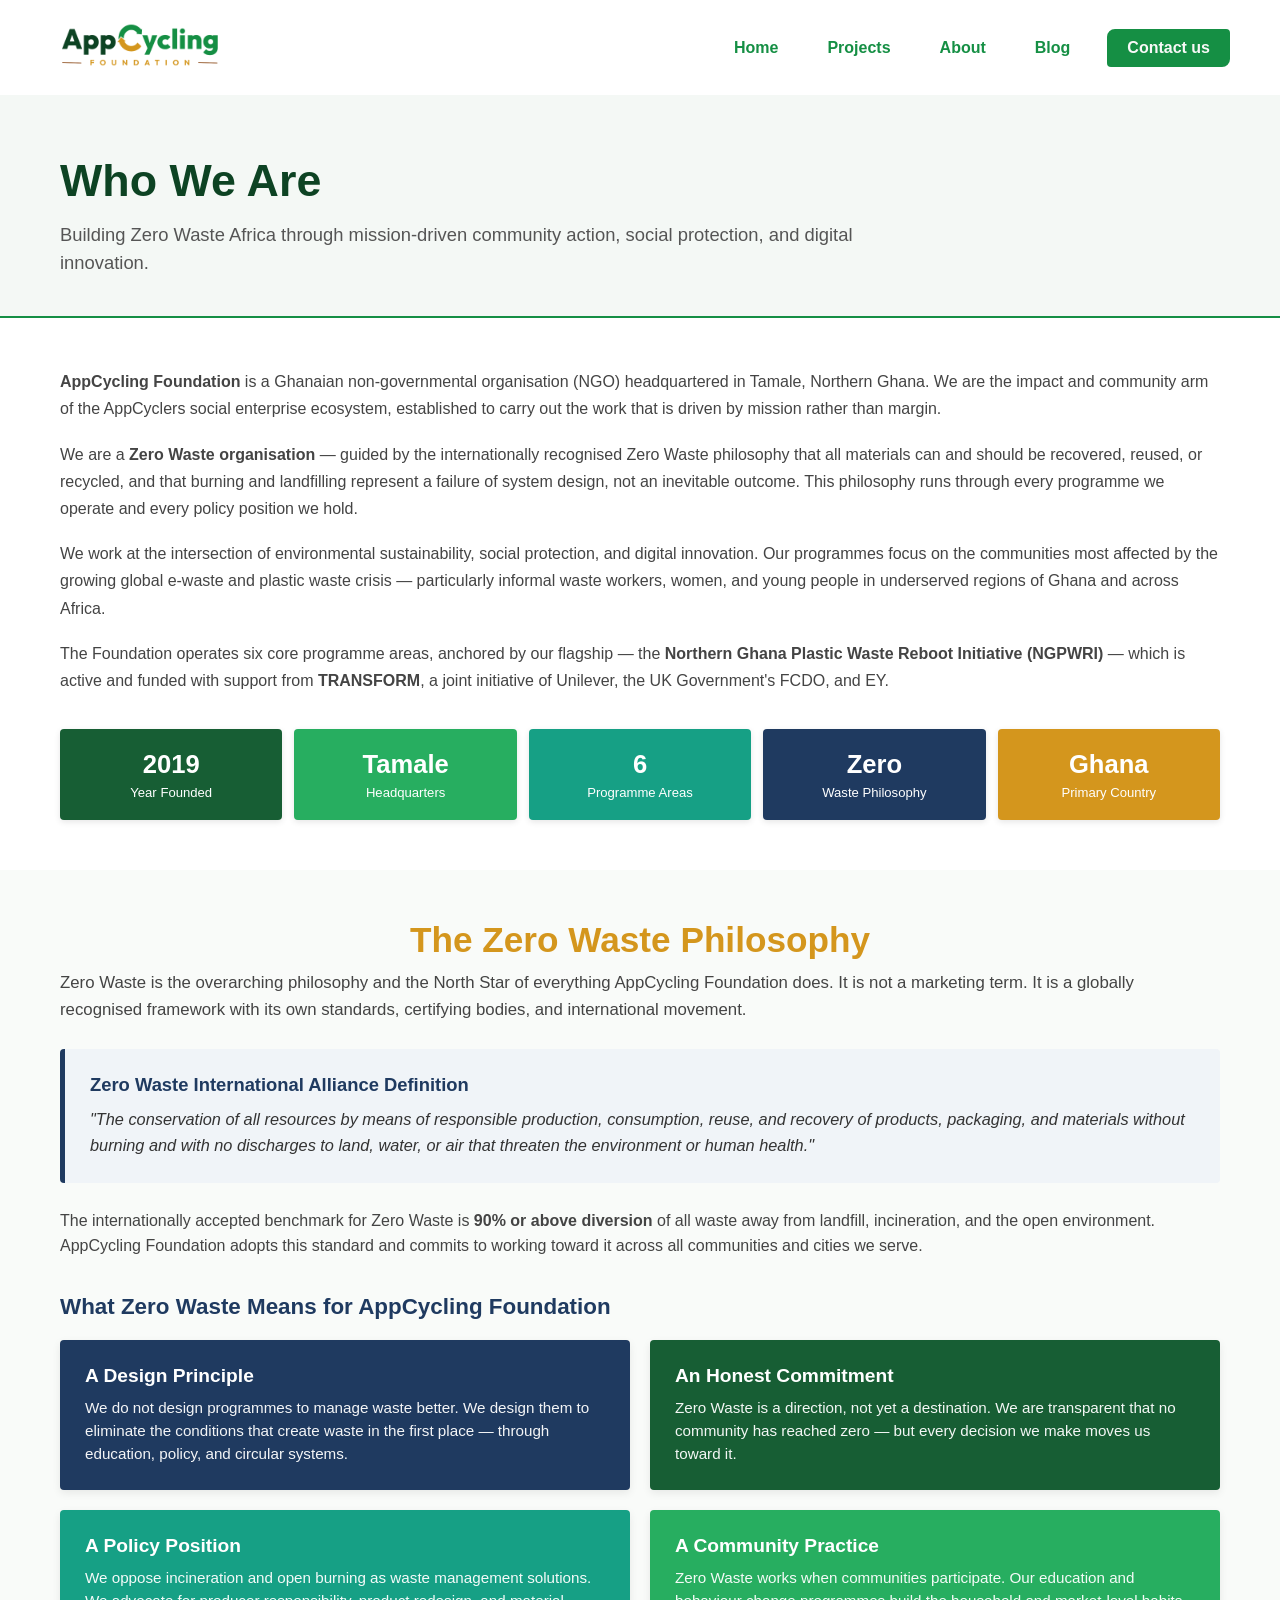
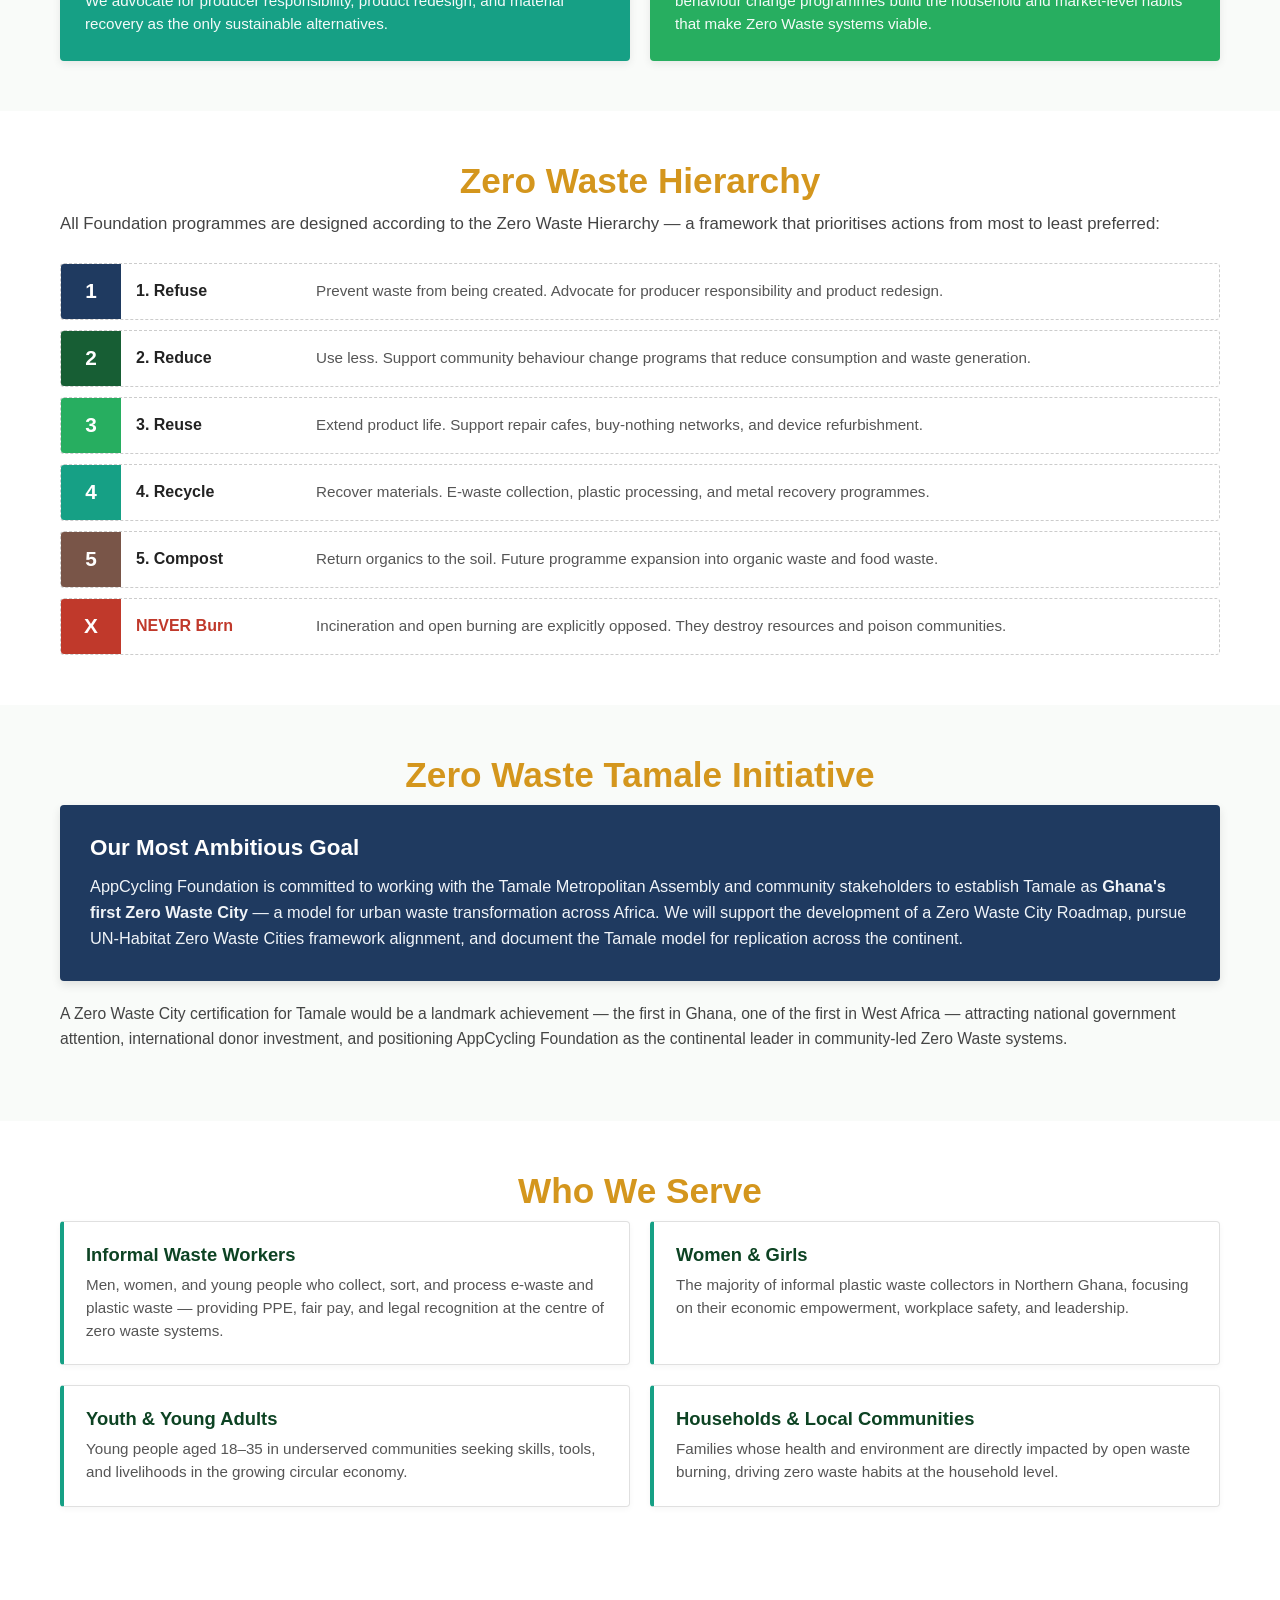
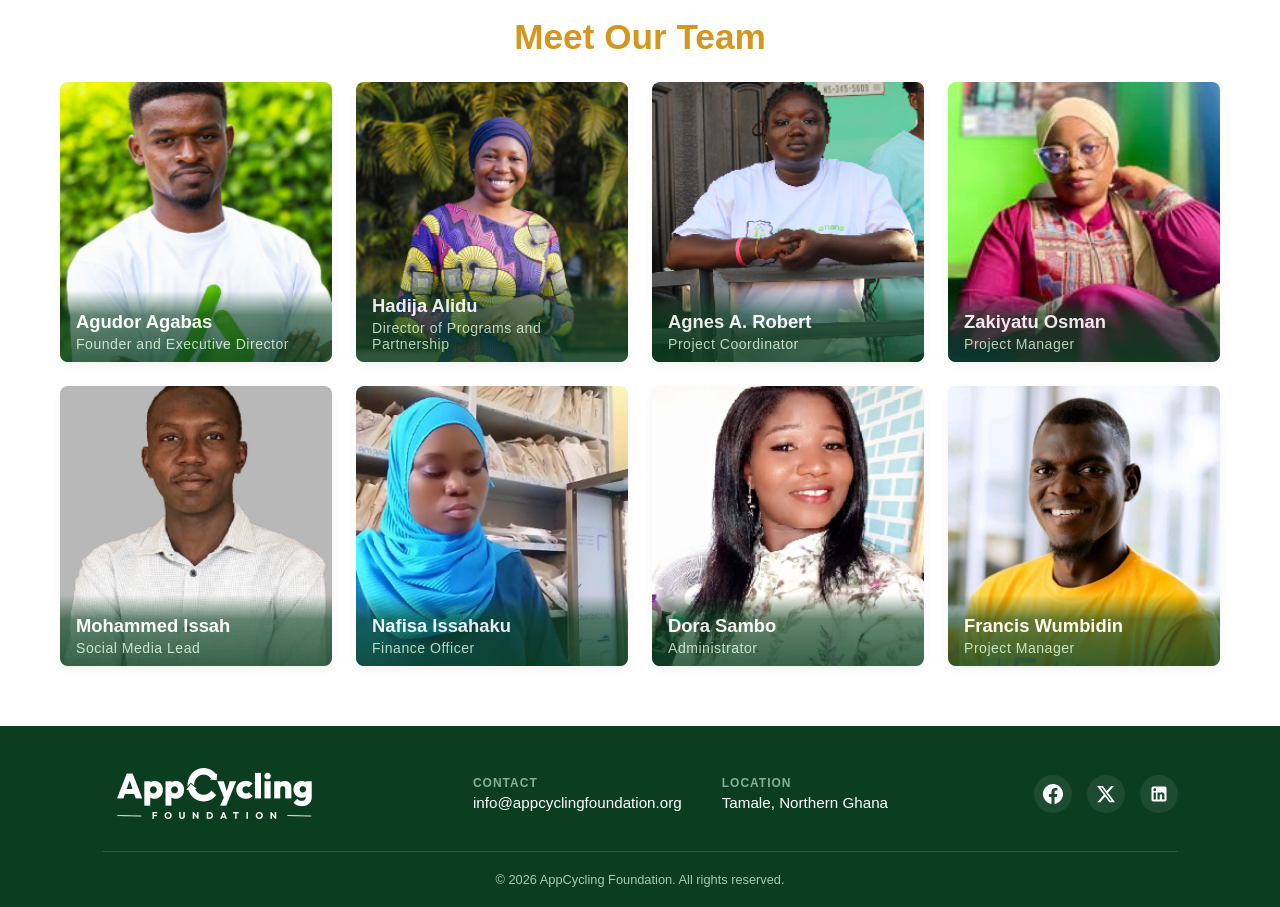
<file: about.html>
<!DOCTYPE html>
<html lang="en">
<head>
    <meta charset="UTF-8">
    <meta name="viewport" content="width=device-width, initial-scale=1.0">
    <link rel="icon" href="assets/images/logo.svg" sizes="32x32" class="website-icon">
    <title>About Us | AppCycling Foundation</title>
    <link rel="stylesheet" href="style.css">
</head>
<body class="about_body">

    <nav class="navbar">
        <div class="nav_logo_cont">
            <a href="index.html">
                <img src="assets/images/appFoundT.png" class="nav_logo_img" alt="Appcycling Foundation Logo">
            </a>
        </div>

        <!-- Mobile Hamburger Toggle -->
        <button class="nav_toggle" id="navToggle" aria-label="Toggle navigation">
            <span class="hamburger_bar"></span>
            <span class="hamburger_bar"></span>
            <span class="hamburger_bar"></span>
        </button>

        <div class="nav_pages_wrap" id="navPagesWrap">
            <ul class="nav_pages_cont">
                <li class="nav_page">
                    <a href="index.html" class="nav_btn">Home</a>
                </li>
                <li class="nav_page">
                    <a href="projects.html" class="nav_btn">Projects</a>
                </li>
                <li class="nav_page">                    
                    <a href="about.html" class="nav_btn">About</a>                    
                </li>
                <li class="nav_page">
                    <a href="blog.html" class="nav_btn">Blog</a>
                </li>
                <li class="nav_page">
                    <a href="contact.html" class="nav_btn nav_btn_contact">Contact us</a>
                </li>
            </ul>
        </div>
    </nav>

    <!-- About Hero Section -->
    <header class="about_hero">
        <div class="container">
            <h1 class="about_hero_title">Who We Are</h1>
            <p class="about_hero_subtitle">Building Zero Waste Africa through mission-driven community action, social protection, and digital innovation.</p>
        </div>
    </header>

    <!-- Overview & Stats Section -->
    <section class="about_overview_section">
        <div class="container">
            <div class="about_text_block">
                <p><strong>AppCycling Foundation</strong> is a Ghanaian non-governmental organisation (NGO) headquartered in Tamale, Northern Ghana. We are the impact and community arm of the AppCyclers social enterprise ecosystem, established to carry out the work that is driven by mission rather than margin.</p>
                <p>We are a <strong>Zero Waste organisation</strong> — guided by the internationally recognised Zero Waste philosophy that all materials can and should be recovered, reused, or recycled, and that burning and landfilling represent a failure of system design, not an inevitable outcome. This philosophy runs through every programme we operate and every policy position we hold.</p>
                <p>We work at the intersection of environmental sustainability, social protection, and digital innovation. Our programmes focus on the communities most affected by the growing global e-waste and plastic waste crisis — particularly informal waste workers, women, and young people in underserved regions of Ghana and across Africa.</p>
                <p>The Foundation operates six core programme areas, anchored by our flagship — the <strong>Northern Ghana Plastic Waste Reboot Initiative (NGPWRI)</strong> — which is active and funded with support from <strong>TRANSFORM</strong>, a joint initiative of Unilever, the UK Government's FCDO, and EY.</p>
            </div>

            <!-- Key Fact Cards -->
            <div class="about_stats_grid">
                <div class="stat_badge badge_dark_green">
                    <span class="stat_badge_value">2019</span>
                    <span class="stat_badge_label">Year Founded</span>
                </div>
                <div class="stat_badge badge_green">
                    <span class="stat_badge_value">Tamale</span>
                    <span class="stat_badge_label">Headquarters</span>
                </div>
                <div class="stat_badge badge_teal">
                    <span class="stat_badge_value">6</span>
                    <span class="stat_badge_label">Programme Areas</span>
                </div>
                <div class="stat_badge badge_navy">
                    <span class="stat_badge_value">Zero</span>
                    <span class="stat_badge_label">Waste Philosophy</span>
                </div>
                <div class="stat_badge badge_amber">
                    <span class="stat_badge_value">Ghana</span>
                    <span class="stat_badge_label">Primary Country</span>
                </div>
            </div>
        </div>
    </section>

    <!-- Zero Waste Philosophy Section -->
    <section class="philosophy_section">
        <div class="container">
            <h2 class="section_title left_aligned_title">The Zero Waste Philosophy</h2>
            <p class="philosophy_intro">Zero Waste is the overarching philosophy and the North Star of everything AppCycling Foundation does. It is not a marketing term. It is a globally recognised framework with its own standards, certifying bodies, and international movement.</p>

            <!-- Definition Quote Box -->
            <div class="zw_definition_box">
                <h3>Zero Waste International Alliance Definition</h3>
                <blockquote>
                    "The conservation of all resources by means of responsible production, consumption, reuse, and recovery of products, packaging, and materials without burning and with no discharges to land, water, or air that threaten the environment or human health."
                </blockquote>
            </div>

            <p class="benchmark_note">The internationally accepted benchmark for Zero Waste is <strong>90% or above diversion</strong> of all waste away from landfill, incineration, and the open environment. AppCycling Foundation adopts this standard and commits to working toward it across all communities and cities we serve.</p>

            <!-- 4 Pillars Grid -->
            <h3 class="subsection_title">What Zero Waste Means for AppCycling Foundation</h3>
            <div class="pillars_grid">
                <div class="pillar_card card_navy">
                    <h4>A Design Principle</h4>
                    <p>We do not design programmes to manage waste better. We design them to eliminate the conditions that create waste in the first place — through education, policy, and circular systems.</p>
                </div>
                <div class="pillar_card card_dark_green">
                    <h4>An Honest Commitment</h4>
                    <p>Zero Waste is a direction, not yet a destination. We are transparent that no community has reached zero — but every decision we make moves us toward it.</p>
                </div>
                <div class="pillar_card card_teal">
                    <h4>A Policy Position</h4>
                    <p>We oppose incineration and open burning as waste management solutions. We advocate for producer responsibility, product redesign, and material recovery as the only sustainable alternatives.</p>
                </div>
                <div class="pillar_card card_green">
                    <h4>A Community Practice</h4>
                    <p>Zero Waste works when communities participate. Our education and behaviour change programmes build the household and market-level habits that make Zero Waste systems viable.</p>
                </div>
            </div>
        </div>
    </section>

    <!-- Zero Waste Hierarchy Section -->
    <section class="hierarchy_section">
        <div class="container">
            <h2 class="section_title left_aligned_title">Zero Waste Hierarchy</h2>
            <p class="hierarchy_intro">All Foundation programmes are designed according to the Zero Waste Hierarchy — a framework that prioritises actions from most to least preferred:</p>

            <div class="hierarchy_list">
                <div class="hierarchy_row row_refuse">
                    <div class="hierarchy_num">1</div>
                    <div class="hierarchy_title">1. Refuse</div>
                    <div class="hierarchy_desc">Prevent waste from being created. Advocate for producer responsibility and product redesign.</div>
                </div>
                <div class="hierarchy_row row_reduce">
                    <div class="hierarchy_num">2</div>
                    <div class="hierarchy_title">2. Reduce</div>
                    <div class="hierarchy_desc">Use less. Support community behaviour change programs that reduce consumption and waste generation.</div>
                </div>
                <div class="hierarchy_row row_reuse">
                    <div class="hierarchy_num">3</div>
                    <div class="hierarchy_title">3. Reuse</div>
                    <div class="hierarchy_desc">Extend product life. Support repair cafes, buy-nothing networks, and device refurbishment.</div>
                </div>
                <div class="hierarchy_row row_recycle">
                    <div class="hierarchy_num">4</div>
                    <div class="hierarchy_title">4. Recycle</div>
                    <div class="hierarchy_desc">Recover materials. E-waste collection, plastic processing, and metal recovery programmes.</div>
                </div>
                <div class="hierarchy_row row_compost">
                    <div class="hierarchy_num">5</div>
                    <div class="hierarchy_title">5. Compost</div>
                    <div class="hierarchy_desc">Return organics to the soil. Future programme expansion into organic waste and food waste.</div>
                </div>
                <div class="hierarchy_row row_never_burn">
                    <div class="hierarchy_num">X</div>
                    <div class="hierarchy_title">NEVER Burn</div>
                    <div class="hierarchy_desc">Incineration and open burning are explicitly opposed. They destroy resources and poison communities.</div>
                </div>
            </div>
        </div>
    </section>

    <!-- Zero Waste Tamale Initiative Section -->
    <section class="tamale_initiative_section">
        <div class="container">
            <h2 class="section_title left_aligned_title">Zero Waste Tamale Initiative</h2>
            <div class="tamale_card">
                <h3>Our Most Ambitious Goal</h3>
                <p>AppCycling Foundation is committed to working with the Tamale Metropolitan Assembly and community stakeholders to establish Tamale as <strong>Ghana's first Zero Waste City</strong> — a model for urban waste transformation across Africa. We will support the development of a Zero Waste City Roadmap, pursue UN-Habitat Zero Waste Cities framework alignment, and document the Tamale model for replication across the continent.</p>
            </div>
            <p class="tamale_footer_text">A Zero Waste City certification for Tamale would be a landmark achievement — the first in Ghana, one of the first in West Africa — attracting national government attention, international donor investment, and positioning AppCycling Foundation as the continental leader in community-led Zero Waste systems.</p>
        </div>
    </section>

<!-- Who We Serve Section -->
    <section class="who_we_serve_section">
        <div class="container">
            <h2 class="section_title left_aligned_title">Who We Serve</h2>
            <div class="serve_grid">
                <div class="serve_card">
                    <h3>Informal Waste Workers</h3>
                    <p>Men, women, and young people who collect, sort, and process e-waste and plastic waste — providing PPE, fair pay, and legal recognition at the centre of zero waste systems.</p>
                </div>
                <div class="serve_card">
                    <h3>Women & Girls</h3>
                    <p>The majority of informal plastic waste collectors in Northern Ghana, focusing on their economic empowerment, workplace safety, and leadership.</p>
                </div>
                <div class="serve_card">
                    <h3>Youth & Young Adults</h3>
                    <p>Young people aged 18–35 in underserved communities seeking skills, tools, and livelihoods in the growing circular economy.</p>
                </div>
                <div class="serve_card">
                    <h3>Households & Local Communities</h3>
                    <p>Families whose health and environment are directly impacted by open waste burning, driving zero waste habits at the household level.</p>
                </div>
            </div>
        </div>
    </section>

    <!-- Meet Our Team Section -->
    <section class="team_section">
        <div class="container">
            <h2 class="section_title left_aligned_title">Meet Our Team</h2>

            <div class="team_grid">
                <!-- Card 1 -->
                <div class="team_card">
                    <div class="team_img_wrapper">
                        <img src="assets/images/agabas.jpg" alt="Kwaku Agabas" class="team_img">
                        <div class="team_overlay">
                            <h3 class="team_name">Agudor Agabas</h3>
                            <p class="team_role">Founder and Executive Director</p>
                        </div>
                    </div>
                </div>

                <!-- Card 2 -->
                <div class="team_card">
                    <div class="team_img_wrapper">
                        <img src="assets/images/hadija.jpg" alt="Hadija Alidu" class="team_img">
                        <div class="team_overlay">
                            <h3 class="team_name">Hadija Alidu</h3>
                            <p class="team_role">Director of Programs and Partnership</p>
                        </div>
                    </div>
                </div>

                <!-- Card 3 -->
                <div class="team_card">
                    <div class="team_img_wrapper">
                        <img src="assets/images/agnes.jpg" alt="Agnes A. Robert" class="team_img">
                        <div class="team_overlay">
                            <h3 class="team_name">Agnes A. Robert</h3>
                            <p class="team_role">Project Coordinator</p>
                        </div>
                    </div>
                </div>

                <!-- Card 4 -->
                <div class="team_card">
                    <div class="team_img_wrapper">
                        <img src="assets/images/zakia.jpg" alt="Zakiyatu Osman" class="team_img">
                        <div class="team_overlay">
                            <h3 class="team_name">Zakiyatu Osman</h3>
                            <p class="team_role">Project Manager</p>
                        </div>
                    </div>
                </div>

                <!-- Card 5 -->
                <div class="team_card">
                    <div class="team_img_wrapper">
                        <img src="assets/images/mohammed.jpg" alt="Mohammed Issah" class="team_img">
                        <div class="team_overlay">
                            <h3 class="team_name">Mohammed Issah</h3>
                            <p class="team_role">Social Media Lead</p>
                        </div>
                    </div>
                </div>

                <!-- Card 6 -->
                <div class="team_card">
                    <div class="team_img_wrapper">
                        <img src="assets/images/nafisa.jpeg" alt="Nafisa" class="team_img">
                        <div class="team_overlay">
                            <h3 class="team_name">Nafisa Issahaku</h3>
                            <p class="team_role">Finance Officer</p>
                        </div>
                    </div>
                </div>

                <!-- Card 7 -->
                <div class="team_card">
                    <div class="team_img_wrapper">
                        <img src="assets/images/dora.jpg" alt="Dora Sambo" class="team_img">
                        <div class="team_overlay">
                            <h3 class="team_name">Dora Sambo</h3>
                            <p class="team_role">Administrator</p>
                        </div>
                    </div>
                </div>

                <!-- Card 8 -->
                <div class="team_card">
                    <div class="team_img_wrapper">
                        <img src="assets/images/francis.jpg" alt="Francis" class="team_img">
                        <div class="team_overlay">
                            <h3 class="team_name">Francis Wumbidin</h3>
                            <p class="team_role">Project Manager</p>
                        </div>
                    </div>
                </div>
            </div>
        </div>
    </section>

    
    <!-- Footer -->
    <footer class="footer">
        <div class="footer_container">
            <div class="footer_brand">
                <img src="assets/images/appFoundT.png" alt="Appcycling Foundation Logo" class="footer_logo">
            </div>

            <div class="footer_info">
                <div class="footer_contact_item">
                    <span class="footer_label">Contact</span>
                    <a href="mailto:info@appcyclingfoundation.org" class="footer_link">info@appcyclingfoundation.org</a>
                </div>
                <div class="footer_contact_item">
                    <span class="footer_label">Location</span>
                    <span class="footer_text">Tamale, Northern Ghana</span>
                </div>
            </div>

            <div class="footer_social">
                <a href="#" class="social_icon_link" aria-label="Facebook">
                    <svg viewBox="0 0 24 24" width="20" height="20" fill="currentColor"><path d="M24 12.073c0-6.627-5.373-12-12-12s-12 5.373-12 12c0 5.99 4.388 10.954 10.125 11.854v-8.385H7.078v-3.47h3.047V9.43c0-3.007 1.792-4.669 4.533-4.669 1.312 0 2.686.235 2.686.235v2.953H15.83c-1.491 0-1.956.925-1.956 1.874v2.25h3.328l-.532 3.47h-2.796v8.385C19.612 23.027 24 18.062 24 12.073z"/></svg>
                </a>
                <a href="#" class="social_icon_link" aria-label="Twitter">
                    <svg viewBox="0 0 24 24" width="20" height="20" fill="currentColor"><path d="M18.244 2.25h3.308l-7.227 8.26 8.502 11.24H16.17l-5.214-6.817L4.99 21.75H1.68l7.73-8.835L1.254 2.25H8.08l4.713 6.231zm-1.161 17.52h1.833L7.084 4.126H5.117z"/></svg>
                </a>
                <a href="#" class="social_icon_link" aria-label="LinkedIn">
                    <svg viewBox="0 0 24 24" width="20" height="20" fill="currentColor"><path d="M19 3a2 2 0 0 1 2 2v14a2 2 0 0 1-2 2H5a2 2 0 0 1-2-2V5a2 2 0 0 1 2-2h14m-.5 15.5v-5.3a3.26 3.26 0 0 0-3.26-3.26c-.85 0-1.84.52-2.28 1.3v-1.11h-2.79v8.37h2.79v-4.93c0-.77.62-1.4 1.39-1.4a1.4 1.4 0 0 1 1.4 1.4v4.93h2.75M6.88 8.56a1.68 1.68 0 0 0 1.68-1.68c0-.93-.75-1.69-1.68-1.69a1.69 1.69 0 0 0-1.69 1.69c0 .93.76 1.68 1.69 1.68m1.39 9.94v-8.37H5.5v8.37h2.77z"/></svg>
                </a>
            </div>
        </div>

        <div class="footer_bottom">
            <p class="copyright_text">&copy; 2026 AppCycling Foundation. All rights reserved.</p>
        </div>
    </footer>

    <script src="script.js"></script>

</body>
</html>
</file>
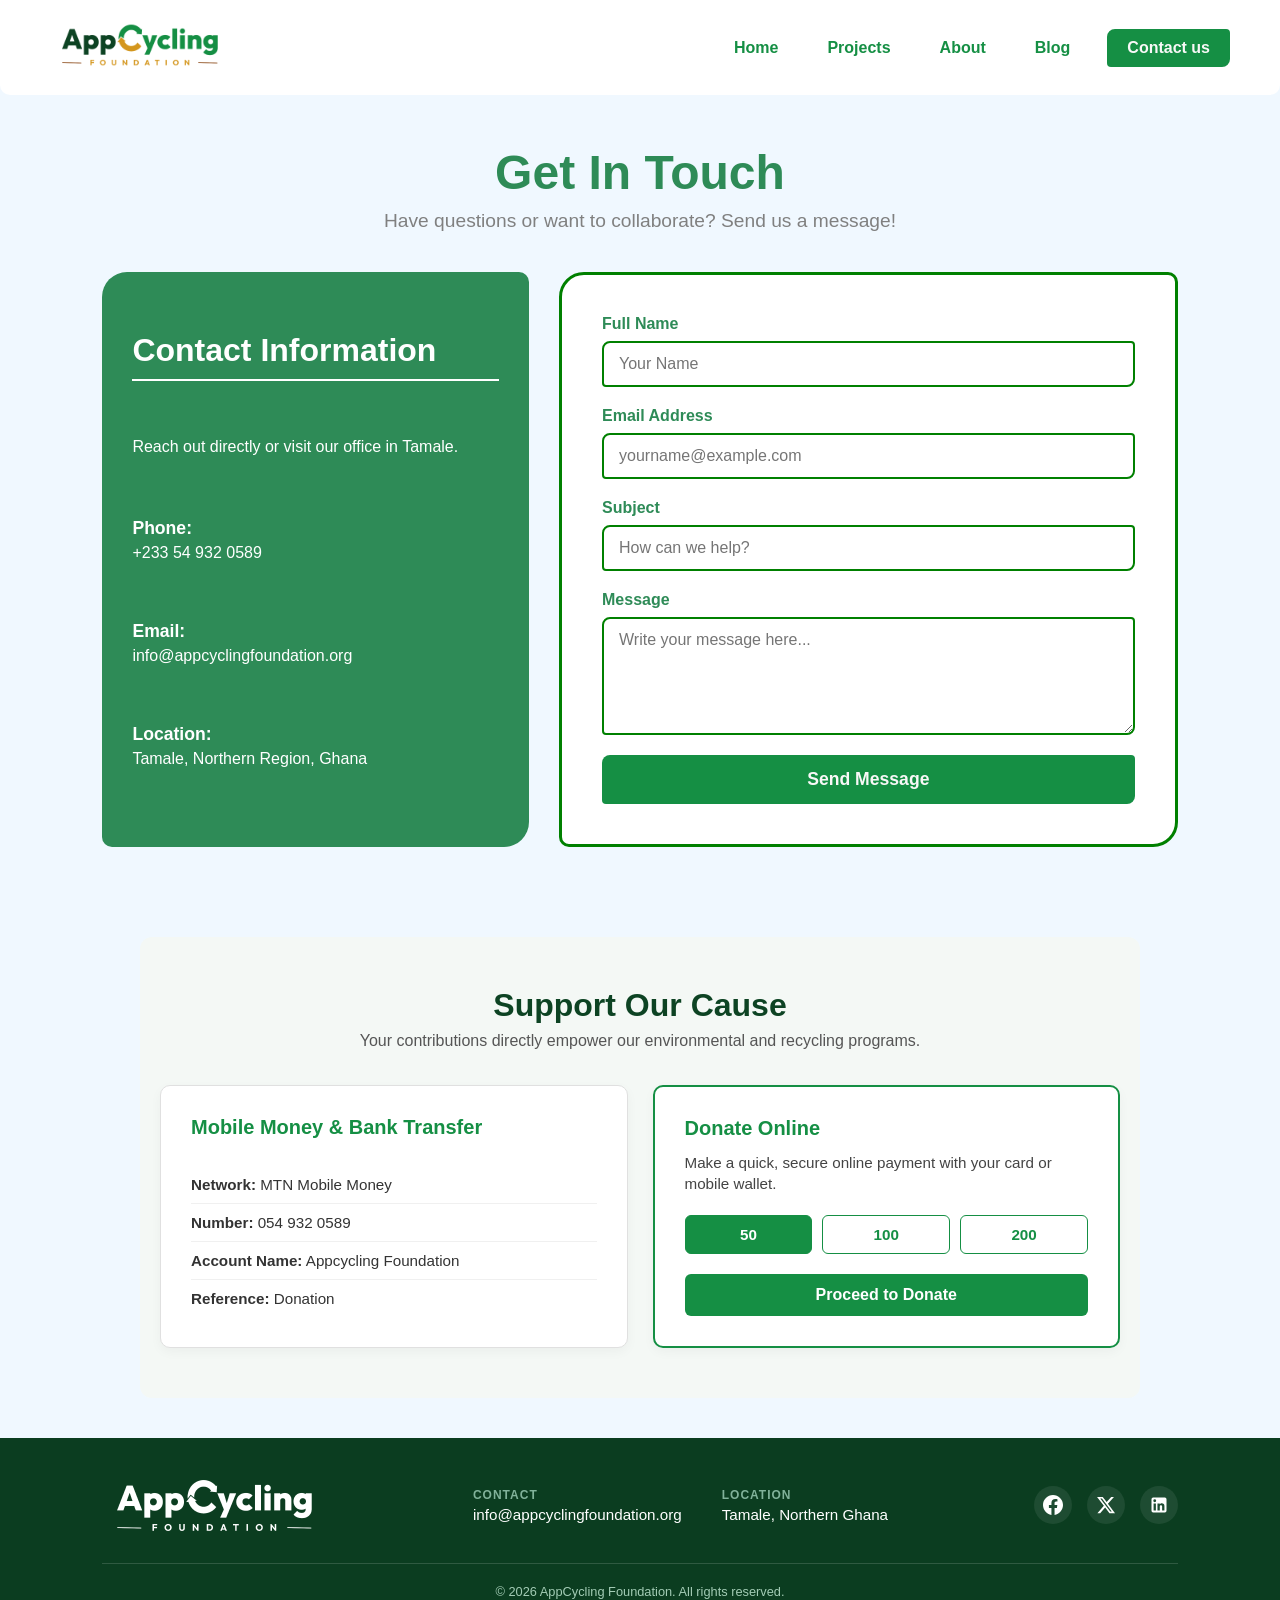
<file: contact.html>
<!DOCTYPE html>
<html lang="en">
<head>
    <meta charset="UTF-8">
    <meta name="viewport" content="width=device-width, initial-scale=1.0">
    <link rel="icon" href="assets/images/logo.svg" sizes="32x32" class="website-icon">
    <title>Contact Us - Appcycling Foundation</title>
    <link rel="stylesheet" href="style.css">
</head>
<body class="contact_body">
    <nav class="navbar">
        <div class="nav_logo_cont">
            <a href="index.html">
                <img src="assets/images/appFoundT.png" class="nav_logo_img" alt="Appcycling Foundation Logo">
            </a>
        </div>

        <!-- Mobile Hamburger Toggle -->
        <button class="nav_toggle" id="navToggle" aria-label="Toggle navigation">
            <span class="hamburger_bar"></span>
            <span class="hamburger_bar"></span>
            <span class="hamburger_bar"></span>
        </button>

        <div class="nav_pages_wrap" id="navPagesWrap">
            <ul class="nav_pages_cont">
                <li class="nav_page">
                    <a href="index.html" class="nav_btn">Home</a>
                </li>
                <li class="nav_page">
                    <a href="projects.html" class="nav_btn">Projects</a>
                </li>
                <li class="nav_page">                    
                    <a href="about.html" class="nav_btn">About</a>                    
                </li>
                <li class="nav_page">
                    <a href="blog.html" class="nav_btn">Blog</a>
                </li>
                <li class="nav_page">
                    <a href="contact.html" class="nav_btn nav_btn_contact">Contact us</a>
                </li>
            </ul>
        </div>
    </nav>

    <main class="contact_wrapper">
        <div class="contact_header">
            <h1 class="contact_title">Get In Touch</h1>
            <p class="contact_subtitle">Have questions or want to collaborate? Send us a message!</p>
        </div>

        <div class="contact_container">
            <!-- Contact Info Sidebar -->
            <div class="contact_info_card">
                <h2>Contact Information</h2>
                <p class="contact_info_text">Reach out directly or visit our office in Tamale.</p>
                
                <div class="info_item">
                    <strong>Phone:</strong>
                    <span>+233 54 932 0589</span>
                </div>
                
                <div class="info_item">
                    <strong>Email:</strong>
                    <span>info@appcyclingfoundation.org</span>
                </div>
                
                <div class="info_item">
                    <strong>Location:</strong>
                    <span>Tamale, Northern Region, Ghana</span>
                </div>
            </div>

            <!-- Contact Form -->
            <form class="contact_form" action="#" method="POST">
                <div class="form_group">
                    <label for="name" class="form_label">Full Name</label>
                    <input type="text" id="name" name="name" class="form_input" placeholder="Your Name" required>
                </div>

                <div class="form_group">
                    <label for="email" class="form_label">Email Address</label>
                    <input type="email" id="email" name="email" class="form_input" placeholder="yourname@example.com" required>
                </div>

                <div class="form_group">
                    <label for="subject" class="form_label">Subject</label>
                    <input type="text" id="subject" name="subject" class="form_input" placeholder="How can we help?" required>
                </div>

                <div class="form_group">
                    <label for="message" class="form_label">Message</label>
                    <textarea id="message" name="message" class="form_input form_textarea" rows="5" placeholder="Write your message here..." required></textarea>
                </div>

                <button type="submit" class="contact_submit_btn">Send Message</button>
            </form>
        </div>
    </main>

    <!-- Donate Section -->
    <section class="donate_section">
        <div class="donate_container">
            <div class="donate_header">
                <h2>Support Our Cause</h2>
                <p>Your contributions directly empower our environmental and recycling programs.</p>
            </div>

            <div class="donate_grid">
                <!-- Option 1: Mobile Money / Direct Bank Details -->
                <div class="donate_card">
                    <h3>Mobile Money & Bank Transfer</h3>
                    <ul class="donate_info_list">
                        <li><strong>Network:</strong> MTN Mobile Money</li>
                        <li><strong>Number:</strong> 054 932 0589</li>
                        <li><strong>Account Name:</strong> Appcycling Foundation</li>
                        <li><strong>Reference:</strong> Donation</li>
                    </ul>
                </div>

                <!-- Option 2: Online Payment Button -->
                <div class="donate_card highlight_card">
                    <h3>Donate Online</h3>
                    <p>Make a quick, secure online payment with your card or mobile wallet.</p>
                    
                    <div class="donate_amounts">
                        <button type="button" class="amount_btn active">50</button>
                        <button type="button" class="amount_btn">100</button>
                        <button type="button" class="amount_btn">200</button>
                    </div>

                    <a href="https://paystack.com" target="_blank" class="donate_cta_btn">Proceed to Donate</a>
                </div>
            </div>
        </div>
    </section>

     <footer class="footer">
        <div class="footer_container">
            <div class="footer_brand">
                <img src="assets/images/appFoundT.png" alt="Appcycling Foundation Logo" class="footer_logo">
            </div>

            <div class="footer_info">
                <div class="footer_contact_item">
                    <span class="footer_label">Contact</span>
                    <a href="mailto:info@appcyclingfoundation.org" class="footer_link">info@appcyclingfoundation.org</a>
                </div>
                <div class="footer_contact_item">
                    <span class="footer_label">Location</span>
                    <span class="footer_text">Tamale, Northern Ghana</span>
                </div>
            </div>

            <div class="footer_social">
                <a href="#" class="social_icon_link" aria-label="Facebook">
                    <svg viewBox="0 0 24 24" width="20" height="20" fill="currentColor"><path d="M24 12.073c0-6.627-5.373-12-12-12s-12 5.373-12 12c0 5.99 4.388 10.954 10.125 11.854v-8.385H7.078v-3.47h3.047V9.43c0-3.007 1.792-4.669 4.533-4.669 1.312 0 2.686.235 2.686.235v2.953H15.83c-1.491 0-1.956.925-1.956 1.874v2.25h3.328l-.532 3.47h-2.796v8.385C19.612 23.027 24 18.062 24 12.073z"/></svg>
                </a>
                <a href="#" class="social_icon_link" aria-label="Twitter">
                    <svg viewBox="0 0 24 24" width="20" height="20" fill="currentColor"><path d="M18.244 2.25h3.308l-7.227 8.26 8.502 11.24H16.17l-5.214-6.817L4.99 21.75H1.68l7.73-8.835L1.254 2.25H8.08l4.713 6.231zm-1.161 17.52h1.833L7.084 4.126H5.117z"/></svg>
                </a>
                <a href="#" class="social_icon_link" aria-label="LinkedIn">
                    <svg viewBox="0 0 24 24" width="20" height="20" fill="currentColor"><path d="M19 3a2 2 0 0 1 2 2v14a2 2 0 0 1-2 2H5a2 2 0 0 1-2-2V5a2 2 0 0 1 2-2h14m-.5 15.5v-5.3a3.26 3.26 0 0 0-3.26-3.26c-.85 0-1.84.52-2.28 1.3v-1.11h-2.79v8.37h2.79v-4.93c0-.77.62-1.4 1.39-1.4a1.4 1.4 0 0 1 1.4 1.4v4.93h2.75M6.88 8.56a1.68 1.68 0 0 0 1.68-1.68c0-.93-.75-1.69-1.68-1.69a1.69 1.69 0 0 0-1.69 1.69c0 .93.76 1.68 1.69 1.68m1.39 9.94v-8.37H5.5v8.37h2.77z"/></svg>
                </a>
            </div>
        </div>

        <div class="footer_bottom">
            <p class="copyright_text">&copy; 2026 AppCycling Foundation. All rights reserved.</p>
        </div>
    </footer>


    
    <script src="script.js"></script>
</body>
</html>
</file>
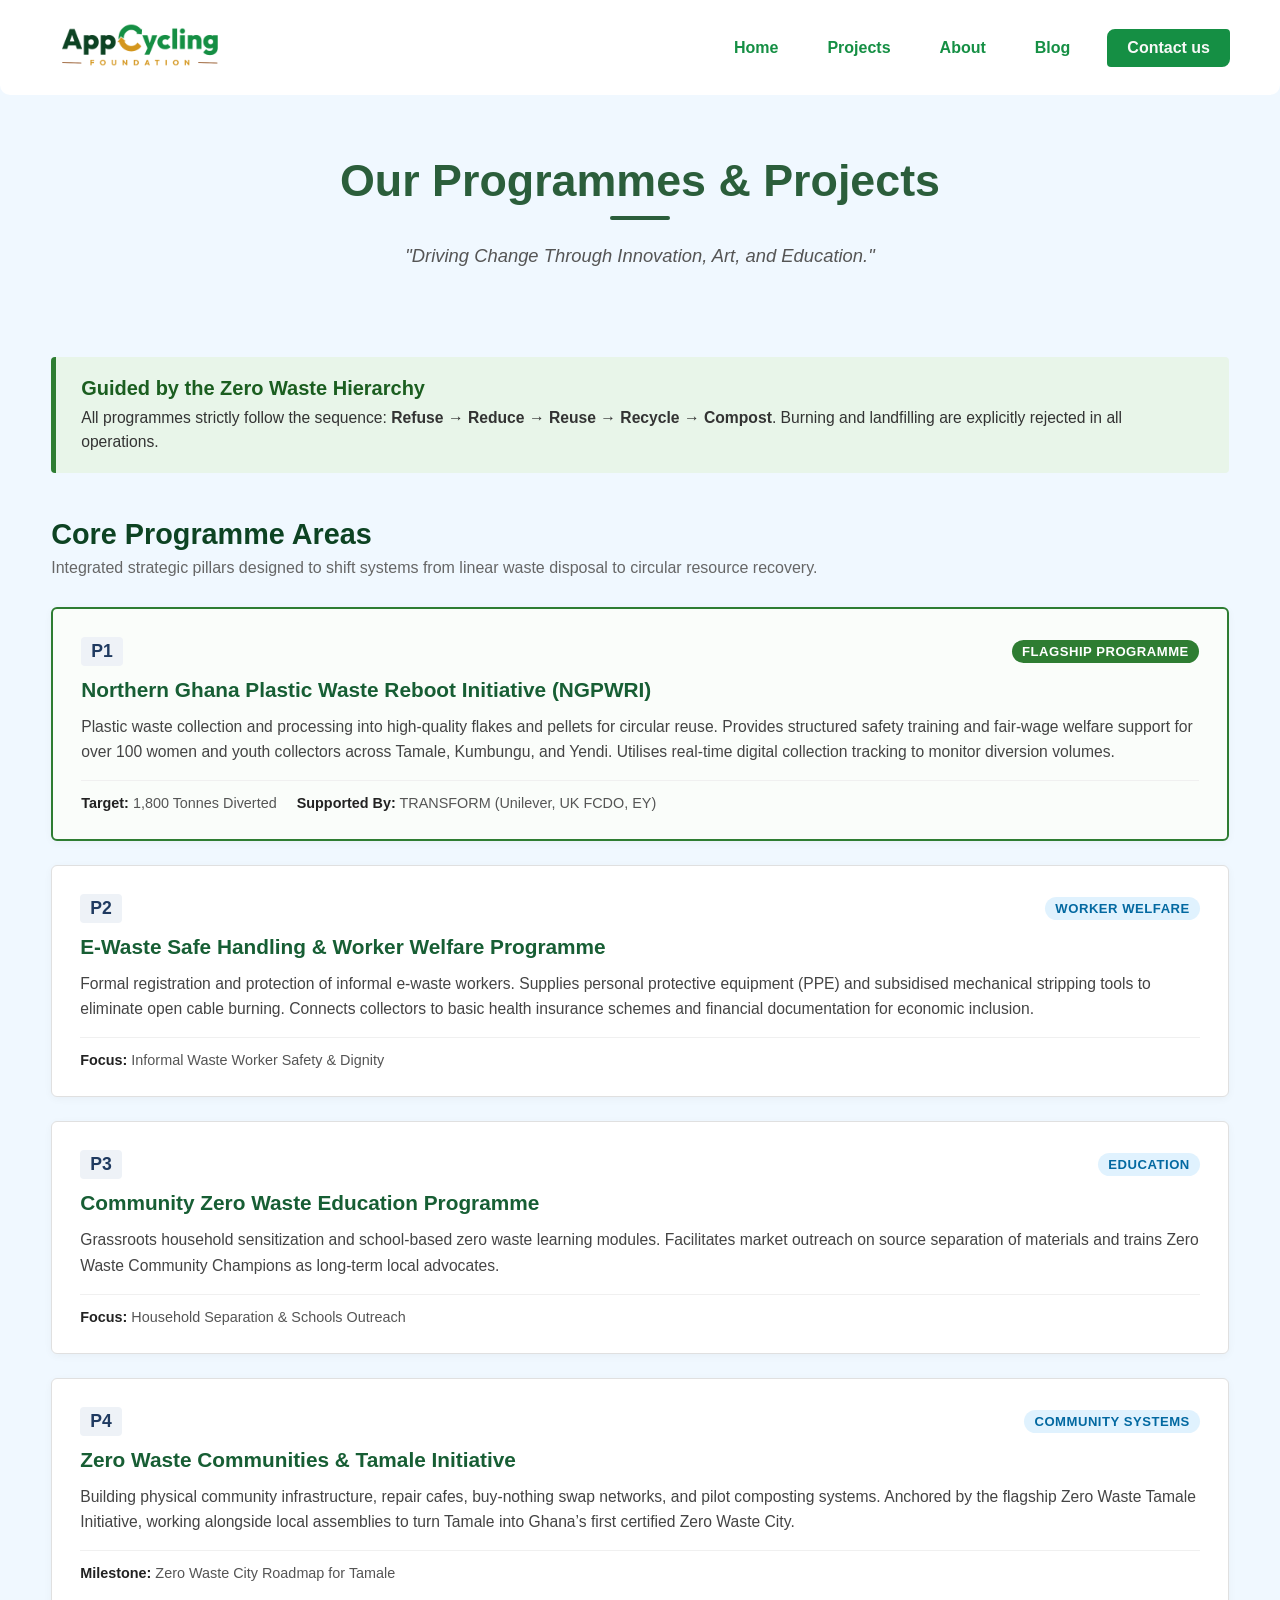
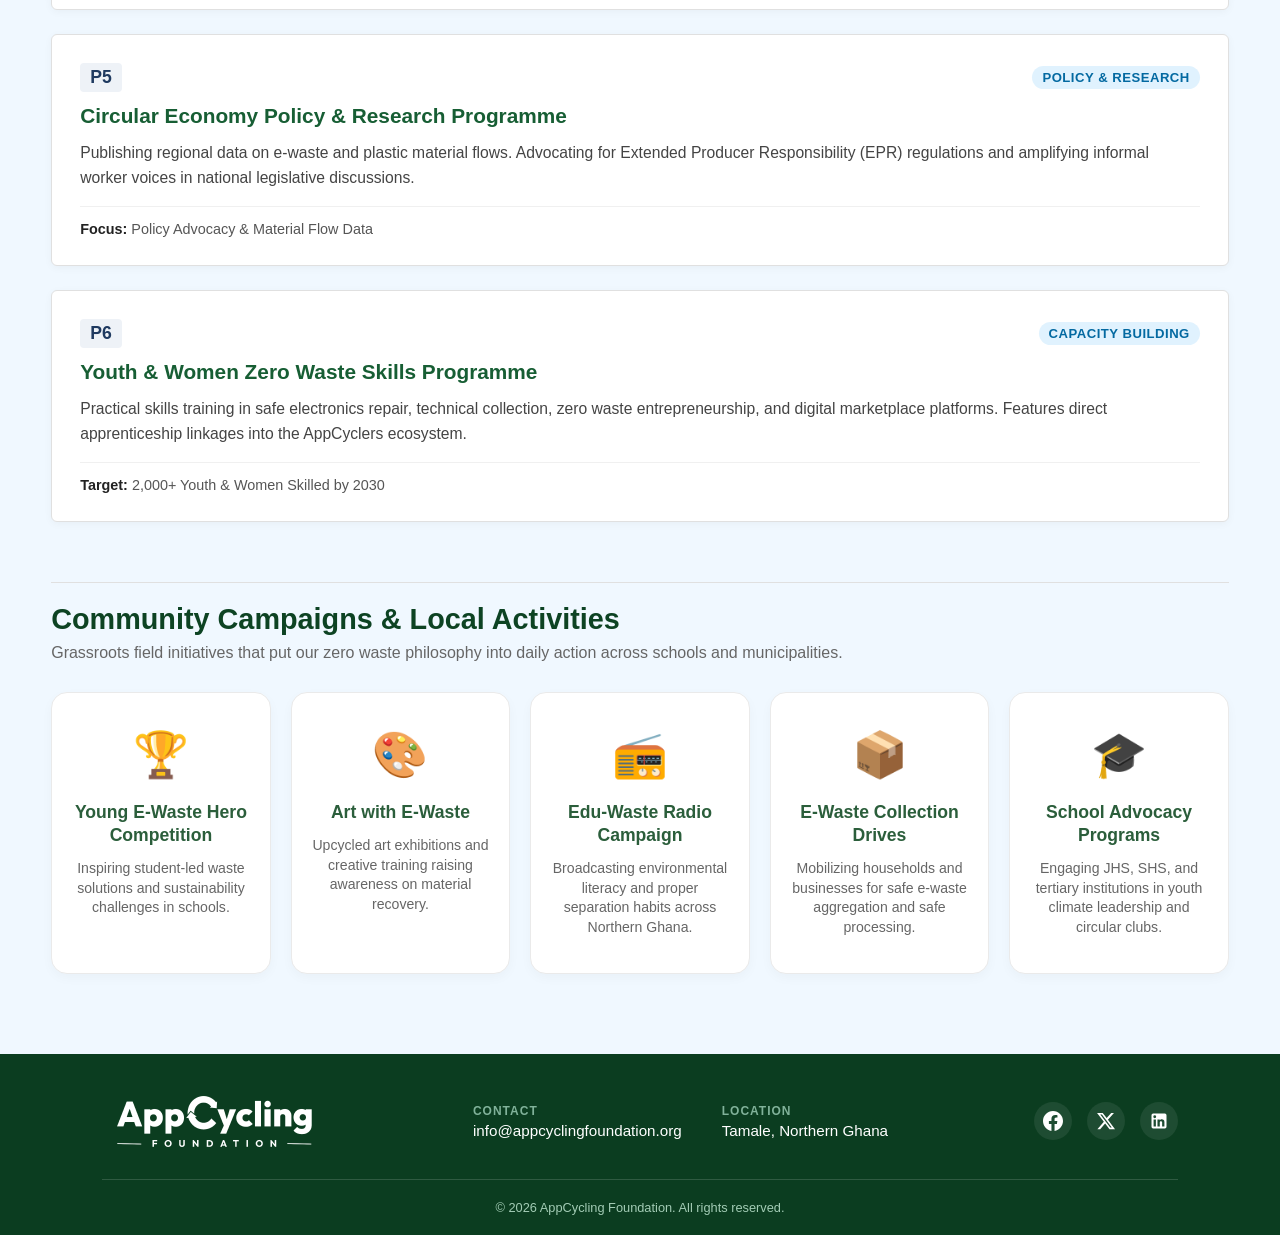
<file: projects.html>
<!DOCTYPE html>
<html lang="en">
<head>
    <meta charset="UTF-8">
    <meta name="viewport" content="width=device-width, initial-scale=1.0">
    <link rel="icon" href="assets/images/logo.svg" sizes="32x32" class="website-icon">
    <title>Projects & Programmes - Appcycling Foundation</title>
    <link rel="stylesheet" href="style.css">
</head>
<body class="projects_body">
    <nav class="navbar">
        <div class="nav_logo_cont">
            <a href="index.html">
                <img src="assets/images/appFoundT.png" class="nav_logo_img" alt="Appcycling Foundation Logo">
            </a>
        </div>

        <!-- Mobile Hamburger Toggle -->
        <button class="nav_toggle" id="navToggle" aria-label="Toggle navigation">
            <span class="hamburger_bar"></span>
            <span class="hamburger_bar"></span>
            <span class="hamburger_bar"></span>
        </button>

        <div class="nav_pages_wrap" id="navPagesWrap">
            <ul class="nav_pages_cont">
                <li class="nav_page">
                    <a href="index.html" class="nav_btn">Home</a>
                </li>
                <li class="nav_page">
                    <a href="projects.html" class="nav_btn">Projects</a>
                </li>
                <li class="nav_page">                    
                    <a href="about.html" class="nav_btn">About</a>                    
                </li>
                <li class="nav_page">
                    <a href="blog.html" class="nav_btn">Blog</a>
                </li>
                <li class="nav_page">
                    <a href="contact.html" class="nav_btn nav_btn_contact">Contact us</a>
                </li>
            </ul>
        </div>
    </nav>

    <!-- Header Section -->
    <header class="projects_hero">
        <h1 class="projects_hero_title">Our Programmes & Projects</h1>
        <p class="projects_hero_subtitle">"Driving Change Through Innovation, Art, and Education."</p>
    </header>

    <!-- Main Content -->
    <main class="projects_container">

        <!-- Zero Waste Principle Banner -->
        <section class="hierarchy_banner">
            <div class="hierarchy_content">
                <h2>Guided by the Zero Waste Hierarchy</h2>
                <p>All programmes strictly follow the sequence: <strong>Refuse &rarr; Reduce &rarr; Reuse &rarr; Recycle &rarr; Compost</strong>. Burning and landfilling are explicitly rejected in all operations.</p>
            </div>
        </section>

        <!-- Core Programme Areas (P1 - P6) -->
        <section class="core_programmes_section">
            <h2 class="section_heading">Core Programme Areas</h2>
            <p class="section_intro">Integrated strategic pillars designed to shift systems from linear waste disposal to circular resource recovery.</p>

            <div class="programmes_list">

                <!-- P1 Card -->
                <article class="programme_card flagship_card">
                    <div class="card_header">
                        <span class="programme_code">P1</span>
                        <span class="badge flagship">Flagship Programme</span>
                    </div>
                    <h3 class="programme_title">Northern Ghana Plastic Waste Reboot Initiative (NGPWRI)</h3>
                    <p class="programme_desc">
                        Plastic waste collection and processing into high-quality flakes and pellets for circular reuse. Provides structured safety training and fair-wage welfare support for over 100 women and youth collectors across Tamale, Kumbungu, and Yendi. Utilises real-time digital collection tracking to monitor diversion volumes.
                    </p>
                    <div class="programme_meta">
                        <div class="meta_item"><strong>Target:</strong> 1,800 Tonnes Diverted</div>
                        <div class="meta_item"><strong>Supported By:</strong> TRANSFORM (Unilever, UK FCDO, EY)</div>
                    </div>
                </article>

                <!-- P2 Card -->
                <article class="programme_card">
                    <div class="card_header">
                        <span class="programme_code">P2</span>
                        <span class="badge active">Worker Welfare</span>
                    </div>
                    <h3 class="programme_title">E-Waste Safe Handling & Worker Welfare Programme</h3>
                    <p class="programme_desc">
                        Formal registration and protection of informal e-waste workers. Supplies personal protective equipment (PPE) and subsidised mechanical stripping tools to eliminate open cable burning. Connects collectors to basic health insurance schemes and financial documentation for economic inclusion.
                    </p>
                    <div class="programme_meta">
                        <div class="meta_item"><strong>Focus:</strong> Informal Waste Worker Safety & Dignity</div>
                    </div>
                </article>

                <!-- P3 Card -->
                <article class="programme_card">
                    <div class="card_header">
                        <span class="programme_code">P3</span>
                        <span class="badge active">Education</span>
                    </div>
                    <h3 class="programme_title">Community Zero Waste Education Programme</h3>
                    <p class="programme_desc">
                        Grassroots household sensitization and school-based zero waste learning modules. Facilitates market outreach on source separation of materials and trains Zero Waste Community Champions as long-term local advocates.
                    </p>
                    <div class="programme_meta">
                        <div class="meta_item"><strong>Focus:</strong> Household Separation & Schools Outreach</div>
                    </div>
                </article>

                <!-- P4 Card -->
                <article class="programme_card">
                    <div class="card_header">
                        <span class="programme_code">P4</span>
                        <span class="badge active">Community Systems</span>
                    </div>
                    <h3 class="programme_title">Zero Waste Communities & Tamale Initiative</h3>
                    <p class="programme_desc">
                        Building physical community infrastructure, repair cafes, buy-nothing swap networks, and pilot composting systems. Anchored by the flagship Zero Waste Tamale Initiative, working alongside local assemblies to turn Tamale into Ghana’s first certified Zero Waste City.
                    </p>
                    <div class="programme_meta">
                        <div class="meta_item"><strong>Milestone:</strong> Zero Waste City Roadmap for Tamale</div>
                    </div>
                </article>

                <!-- P5 Card -->
                <article class="programme_card">
                    <div class="card_header">
                        <span class="programme_code">P5</span>
                        <span class="badge active">Policy & Research</span>
                    </div>
                    <h3 class="programme_title">Circular Economy Policy & Research Programme</h3>
                    <p class="programme_desc">
                        Publishing regional data on e-waste and plastic material flows. Advocating for Extended Producer Responsibility (EPR) regulations and amplifying informal worker voices in national legislative discussions.
                    </p>
                    <div class="programme_meta">
                        <div class="meta_item"><strong>Focus:</strong> Policy Advocacy & Material Flow Data</div>
                    </div>
                </article>

                <!-- P6 Card -->
                <article class="programme_card">
                    <div class="card_header">
                        <span class="programme_code">P6</span>
                        <span class="badge active">Capacity Building</span>
                    </div>
                    <h3 class="programme_title">Youth & Women Zero Waste Skills Programme</h3>
                    <p class="programme_desc">
                        Practical skills training in safe electronics repair, technical collection, zero waste entrepreneurship, and digital marketplace platforms. Features direct apprenticeship linkages into the AppCyclers ecosystem.
                    </p>
                    <div class="programme_meta">
                        <div class="meta_item"><strong>Target:</strong> 2,000+ Youth & Women Skilled by 2030</div>
                    </div>
                </article>

            </div>
        </section>

        <!-- Community Initiatives & Projects Section -->
        <section class="community_projects_section">
            <h2 class="section_heading">Community Campaigns & Local Activities</h2>
            <p class="section_intro">Grassroots field initiatives that put our zero waste philosophy into daily action across schools and municipalities.</p>

            <div class="projects_grid">
                
                <!-- Card 1 -->
                <div class="project_card">
                    <div class="project_icon">🏆</div>
                    <h3 class="project_title">Young E-Waste Hero Competition</h3>
                    <p class="project_description">Inspiring student-led waste solutions and sustainability challenges in schools.</p>
                </div>

                <!-- Card 2 -->
                <div class="project_card">
                    <div class="project_icon">🎨</div>
                    <h3 class="project_title">Art with E-Waste</h3>
                    <p class="project_description">Upcycled art exhibitions and creative training raising awareness on material recovery.</p>
                </div>

                <!-- Card 3 -->
                <div class="project_card">
                    <div class="project_icon">📻</div>
                    <h3 class="project_title">Edu-Waste Radio Campaign</h3>
                    <p class="project_description">Broadcasting environmental literacy and proper separation habits across Northern Ghana.</p>
                </div>

                <!-- Card 4 -->
                <div class="project_card">
                    <div class="project_icon">📦</div>
                    <h3 class="project_title">E-Waste Collection Drives</h3>
                    <p class="project_description">Mobilizing households and businesses for safe e-waste aggregation and safe processing.</p>
                </div>

                <!-- Card 5 -->
                <div class="project_card">
                    <div class="project_icon">🎓</div>
                    <h3 class="project_title">School Advocacy Programs</h3>
                    <p class="project_description">Engaging JHS, SHS, and tertiary institutions in youth climate leadership and circular clubs.</p>
                </div>

            </div>
        </section>

    </main>

    <!-- Footer -->
    <footer class="footer">
        <div class="footer_container">
            <div class="footer_brand">
                <img src="assets/images/appFoundT.png" alt="Appcycling Foundation Logo" class="footer_logo">
            </div>

            <div class="footer_info">
                <div class="footer_contact_item">
                    <span class="footer_label">Contact</span>
                    <a href="mailto:info@appcyclingfoundation.org" class="footer_link">info@appcyclingfoundation.org</a>
                </div>
                <div class="footer_contact_item">
                    <span class="footer_label">Location</span>
                    <span class="footer_text">Tamale, Northern Ghana</span>
                </div>
            </div>

            <div class="footer_social">
                <a href="#" class="social_icon_link" aria-label="Facebook">
                    <svg viewBox="0 0 24 24" width="20" height="20" fill="currentColor"><path d="M24 12.073c0-6.627-5.373-12-12-12s-12 5.373-12 12c0 5.99 4.388 10.954 10.125 11.854v-8.385H7.078v-3.47h3.047V9.43c0-3.007 1.792-4.669 4.533-4.669 1.312 0 2.686.235 2.686.235v2.953H15.83c-1.491 0-1.956.925-1.956 1.874v2.25h3.328l-.532 3.47h-2.796v8.385C19.612 23.027 24 18.062 24 12.073z"/></svg>
                </a>
                <a href="#" class="social_icon_link" aria-label="Twitter">
                    <svg viewBox="0 0 24 24" width="20" height="20" fill="currentColor"><path d="M18.244 2.25h3.308l-7.227 8.26 8.502 11.24H16.17l-5.214-6.817L4.99 21.75H1.68l7.73-8.835L1.254 2.25H8.08l4.713 6.231zm-1.161 17.52h1.833L7.084 4.126H5.117z"/></svg>
                </a>
                <a href="#" class="social_icon_link" aria-label="LinkedIn">
                    <svg viewBox="0 0 24 24" width="20" height="20" fill="currentColor"><path d="M19 3a2 2 0 0 1 2 2v14a2 2 0 0 1-2 2H5a2 2 0 0 1-2-2V5a2 2 0 0 1 2-2h14m-.5 15.5v-5.3a3.26 3.26 0 0 0-3.26-3.26c-.85 0-1.84.52-2.28 1.3v-1.11h-2.79v8.37h2.79v-4.93c0-.77.62-1.4 1.39-1.4a1.4 1.4 0 0 1 1.4 1.4v4.93h2.75M6.88 8.56a1.68 1.68 0 0 0 1.68-1.68c0-.93-.75-1.69-1.68-1.69a1.69 1.69 0 0 0-1.69 1.69c0 .93.76 1.68 1.69 1.68m1.39 9.94v-8.37H5.5v8.37h2.77z"/></svg>
                </a>
            </div>
        </div>

        <div class="footer_bottom">
            <p class="copyright_text">&copy; 2026 AppCycling Foundation. All rights reserved.</p>
        </div>
    </footer>


    
    <script src="script.js"></script>
</body>
</html>
</file>
<file: style.css>
* {
    margin: 0;
    padding: 0;
    box-sizing: border-box;
}

body {
    background-color: seagreen;
    font-family: Verdana, Geneva, Tahoma, sans-serif;
    color: white;
}

ul {
    list-style: none;
}

a {
    text-decoration: none;
}


/* ==========================================
   Navigation Bar
   ========================================== */

.navbar {
    width: 100%;
    min-height: 70px;
    display: flex;
    justify-content: space-between;
    align-items: center;
    position: relative; /* Unstuck from top during scroll */
    background-color: #ffffff;
    padding: 15px 50px;
    border-radius: 0 0 10px 10px;
    font-size: 1.2rem;
    z-index: 100;
}

.nav_logo_cont {
    display: flex;
    align-items: center;
    height: 100%;
}

.nav_logo_img {
    height: 60px;
    width: auto;
}

.nav_pages_wrap {
    display: flex;
    align-items: center;
}

.nav_pages_cont {
    display: flex;
    align-items: center;
    gap: 25px;
    list-style: none;
    margin: 0;
    padding: 0;
}

.nav_page {
    display: flex;
    align-items: center;
}

/* Link / Button Base Styling */
.nav_btn {
    position: relative;
    padding: 8px 12px;
    font-family: Verdana, Geneva, Tahoma, sans-serif;
    font-weight: 700;
    font-size: 1rem;
    color: rgb(21, 143, 68);
    background-color: transparent;
    text-decoration: none;
    display: inline-block;
    transition: color 0.3s ease;
}

/* Bottom Hover Line Effect */
.nav_btn::after {
    content: '';
    position: absolute;
    bottom: 0;
    left: 50%;
    width: 0;
    height: 2px;
    background-color: rgb(13, 67, 35);
    transition: width 0.3s ease, left 0.3s ease;
}

.nav_btn:not(.nav_btn_contact):hover::after {
    width: 100%;
    left: 0;
}

/* contact us btn */
.nav_btn_contact {
    background-color: rgba(21, 143, 68, 1);
    color: rgb(248, 248, 247);
    border-radius: 8px 4px;
    padding: 10px 20px;
    transition: background-color 0.3s ease;
}

.nav_btn_contact:hover {
    background-color: rgb(13, 67, 35);
}

.nav_btn_contact::after {
    display: none;
}

/* Mobile Toggle Hamburger Button */
.nav_toggle {
    display: none;
    background: transparent;
    border: none;
    cursor: pointer;
    flex-direction: column;
    justify-content: space-between;
    width: 28px;
    height: 20px;
    padding: 0;
    z-index: 1001;
}

.hamburger_bar {
    width: 100%;
    height: 3px;
    background-color: #0d4323;
    border-radius: 2px;
    transition: all 0.3s ease-in-out;
}

/* === Mobile Navigation === */

@media (max-width: 768px) {
    .navbar {
        flex-direction: column;
        align-items: center;
        gap: 15px;
        padding: 15px 20px;
        border-radius: 0;
    }

    .nav_logo_cont {
        justify-content: center;
    }

    .nav_toggle {
        display: flex;
    }
    
    .nav_pages_wrap {
        position: absolute;
        top: 100%; /* Opens menu directly below the hamburger/navbar bottom */
        left: 0;
        width: 100%;
        border-radius: 0 0 10px 10px;
        background-color: white;
        box-shadow: 0 8px 16px rgba(0, 0, 0, 0.1);
        max-height: 0;
        overflow: hidden;
        opacity: 0.96;
        transition: max-height 0.35s ease-in-out, padding 0.35s ease-in-out;
        z-index: 100;
    }

    /* Active Dropdown State */
    .nav_pages_wrap.active {
        max-height: 400px;
        padding: 20px 0;
        border-bottom: 3px solid #175e34;
    }

    .nav_pages_cont {
        flex-direction: column;
        align-items: center;
        width: 100%;
        gap: 15px;
    }

    .nav_page {
        width: 100%;
        justify-content: center;
    }

    .nav_btn {
        width: 80%;
        text-align: center;
    }

    .nav_btn_contact {
        width: 80%;
    }

    /* Morphing 'X' animation */
    .nav_toggle.active .hamburger_bar:nth-child(1) {
        transform: translateY(8.5px) rotate(45deg);
    }

    .nav_toggle.active .hamburger_bar:nth-child(2) {
        opacity: 0;
    }

    .nav_toggle.active .hamburger_bar:nth-child(3) {
        transform: translateY(-8.5px) rotate(-45deg);
    }
}

/* *************************Navigation Bar Ends************************* */

/* =======================================
    Home Page
   ======================================== */

/* Hero Section */
.hero {
    position: relative;
    width: 100%;
    min-height: 90vh;
    display: flex;
    justify-content: center;
    align-items: center;
    overflow: hidden;
    background-color: #000;
}

.bg_video {
    position: absolute;
    top: 0;
    left: 0;
    width: 100%;
    height: 100%;
    object-fit: cover;
    z-index: 1;
}

.video_overlay {
    position: absolute;
    top: 0;
    left: 0;
    width: 100%;
    height: 100%;
    background-color: rgba(0, 0, 0, 0.65);
    z-index: 2;
}

.hero_content {
    position: relative;
    z-index: 3;
    width: 100%;
    max-width: 900px;
    padding: 0 20px;
    display: flex;
    flex-direction: column;
    justify-content: center;
    align-items: center;
    text-align: center;
    color: #ffffff;
}

.hero_title_text {
    font-size: clamp(2.2rem, 5vw, 3.5rem);
    font-weight: 800;
    line-height: 1.2;
    margin-bottom: 10px;
}

.hero_subtitle_text {
    font-size: 1.2rem;
    max-width: 650px;
    margin: 15px auto 25px;
    color: #f0f0f0;
    line-height: 1.5;
}

.hero_cta_wrap {
    display: flex;
    gap: 15px;
    flex-wrap: wrap;
    justify-content: center;
}

.hero_btn {
    padding: 12px 28px;
    font-weight: 700;
    font-size: 1rem;
    border-radius: 8px 4px;
    text-decoration: none;
    transition: transform 0.25s ease, background-color 0.25s ease, box-shadow 0.25s ease;
}

.hero_btn_primary {
    background-color: #158f44;
    color: #ffffff;
}

.hero_btn_secondary {
    background-color: #ffffff;
    color: #158f44;
}

.hero_btn:hover {
    transform: translateY(-3px);
    box-shadow: 0 6px 16px rgba(0, 0, 0, 0.2);
}


/* Layout Container & Common Headings after hero section */
.container {
    max-width: 1200px;
    margin: 0 auto;
    padding: 0 20px;
}

.section_title {
    text-align: center;
    font-size: 2.2rem;
    color: rgb(212, 150, 29);
    margin-bottom: 10px;
}

.section_subtitle {
    text-align: center;
    color: #fff;
    margin-bottom: 40px;
    font-size: 1.05rem;
}

/* Mission & Vision Section */
.mission_vision_section {
    padding: 70px 0;
    background-color: #f9fbf9;
}

.mv_grid {
    display: grid;
    grid-template-columns: repeat(2, 1fr);
    gap: 30px;
}

.mv_card {
    background: #ffffff;
    padding: 35px 30px;
    border-radius: 12px;
    border-left: 5px solid #158f44;
    box-shadow: 0 4px 12px rgba(0, 0, 0, 0.05);
    transition: transform 0.3s ease, box-shadow 0.3s ease;
}

.mv_card:hover {
    transform: translateY(-4px);
    box-shadow: 0 8px 20px rgba(0, 0, 0, 0.08);
}

.mv_card h2 {
    color: #158f44;
    margin-bottom: 15px;
    font-size: 1.6rem;
}

.mv_card p {
    line-height: 1.6;
    color: #444444;
}

.tagline_banner {
    text-align: center;
    margin-top: 35px;
    font-size: 1.25rem;
    color: #0d4323;
}

/* Impact Metrics Section */
.impact_goals_section {
    padding: 70px 0;
}

.impact_metrics_grid {
    display: grid;
    grid-template-columns: repeat(4, 1fr);
    gap: 20px;
}

.metric_card {
    background: #ffffff;
    border: 1px solid #e0e0e0;
    border-radius: 12px;
    padding: 30px 20px;
    text-align: center;
    transition: transform 0.3s ease, border-color 0.3s ease, box-shadow 0.3s ease;
}

.metric_card:hover {
    transform: translateY(-5px);
    border-color: #158f44;
    box-shadow: 0 6px 16px rgba(21, 143, 68, 0.12);
}

.metric_card h3 {
    font-size: 1.6rem;
    color: #158f44;
    margin-bottom: 10px;
    font-weight: 700;
}

.metric_card p {
    font-size: 0.95rem;
    color: #666666;
    line-height: 1.4;
}

/* Flagship Section */
.flagship_section {
    padding: 50px 0;
    background-color: #eaf4ed;
}

.flagship_card {
    background: #ffffff;
    padding: 40px;
    border-radius: 16px;
    box-shadow: 0 6px 18px rgba(0, 0, 0, 0.06);
    border: 1px solid rgba(21, 143, 68, 0.15);
}

.flagship_badge {
    display: inline-block;
    background: #158f44;
    color: #ffffff;
    padding: 4px 12px;
    border-radius: 20px;
    font-size: 0.8rem;
    font-weight: 700;
    letter-spacing: 0.5px;
}

.flagship_card h2 {
    color: #0d4323;
    margin: 15px 0;
    font-size: 1.8rem;
}

.flagship_card p {
    line-height: 1.6;
    color: #444444;
}

.flagship_partners {
    margin-top: 25px;
    padding-top: 15px;
    border-top: 1px solid #eeeeee;
    font-size: 0.95rem;
    color: #555555;
}

.flagship_partners span {
    font-weight: 600;
    color: #0d4323;
}

/* Core Values Section */
.values_title_text {
    margin-bottom: 25px;
}

.values_section {
    padding: 60px 0;
}

.values_grid {
    display: grid;
    grid-template-columns: repeat(3, 1fr);
    gap: 25px;
}

.value_item {
    background: #ffffff;
    padding: 24px;
    border-radius: 10px;
    border: 1px solid #eeeeee;
    box-shadow: 0 2px 8px rgba(0, 0, 0, 0.03);
    transition: transform 0.3s ease, box-shadow 0.3s ease;
}

.value_item:hover {
    transform: translateY(-4px);
    box-shadow: 0 6px 16px rgba(0, 0, 0, 0.06);
}

.value_item h4 {
    color: #158f44;
    margin-bottom: 10px;
    font-size: 1.15rem;
}

.value_item p {
    font-size: 0.95rem;
    color: #555555;
    line-height: 1.5;
}

/* Call to Action */
.home_cta_banner {
    background-color: #ffffff;
    color: #158f44;
    text-align: center;
    padding: 60px 20px;
    margin-top: 20px;
    display: flex;
    flex-direction: column;
    align-items: center;
    gap: 15px;
    border-top: 1px solid #eeeeee;
}

.home_cta_banner h2 {
    font-size: 2.2rem;
    color: #0d4323;
}

.home_cta_banner p {
    color: #666666;
    font-size: 1.1rem;
    max-width: 600px;
}

.cta_banner_btn {
    text-decoration: none;
    display: inline-block;
    margin-top: 10px;
}

/*===screen responsiveness=== */
@media (max-width: 850px) {

     .hero_title_text {
        font-size: 2rem;
        padding: 0 15px;
        text-align: center;
    }

    .hero_subtitle_text {
        font-size: 1rem;
        padding: 0 20px;
    }

    .hero_cta_wrap {
        flex-direction: column;
        width: 80%;
    }

    .hero_btn {
        text-align: center;
    }
    
    .mv_grid, 
    .values_grid {
        grid-template-columns: 1fr;
    }
    
    .impact_metrics_grid {
        grid-template-columns: repeat(2, 1fr);
    }
}

@media (max-width: 500px) {
    .hero_cta_wrap {
        flex-direction: column;
        width: 100%;
    }

    .hero_btn {
        width: 100%;
        text-align: center;
    }

    .impact_metrics_grid {
        grid-template-columns: 1fr;
    }
}


/* ******************** Home page end ***********************/

/* ==========================================
About Page
============================================= */

.about_body {
    background-color: #ffffff;
    color: #333333;
}

/* About Hero Header */
.about_hero {
    background-color: #f4f8f5;
    padding: 60px 0 40px;
    border-bottom: 2px solid #158f44;
}

.about_hero_title {
    font-size: 2.8rem;
    color: #0d4323;
    margin-bottom: 15px;
    font-weight: 800;
}

.about_hero_subtitle {
    font-size: 1.15rem;
    color: #555555;
    max-width: 800px;
    line-height: 1.5;
}


/* Overview Section & Badges */
.about_overview_section {
    padding: 50px 0;
}

.about_text_block p {
    font-size: 1rem;
    line-height: 1.7;
    color: #444444;
    margin-bottom: 18px;
}

.about_stats_grid {
    display: grid;
    grid-template-columns: repeat(5, 1fr);
    gap: 12px;
    margin-top: 35px;
}

.stat_badge {
    padding: 20px 10px;
    border-radius: 4px;
    text-align: center;
    color: #ffffff;
    display: flex;
    flex-direction: column;
    justify-content: center;
    align-items: center;
    box-shadow: 0 2px 6px rgba(0,0,0,0.1);
}

.stat_badge_value {
    font-size: 1.6rem;
    font-weight: 800;
    line-height: 1.2;
}
.stat_badge_label {
    font-size: 0.82rem;
    margin-top: 5px;
    font-weight: 500;
}

.badge_dark_green { background-color: #175e34; }
.badge_green      { background-color: #27ae60; }
.badge_teal       { background-color: #16a085; }
.badge_navy       { background-color: #1f3a60; }
.badge_amber      { background-color: #d4961d; }

/* Zero Waste Philosophy */
.philosophy_section {
    padding: 50px 0;
    background-color: #f9fbf9;
}

.philosophy_intro,
.hierarchy_intro {
    font-size: 1.05rem;
    line-height: 1.6;
    color: #444444;
    margin-bottom: 25px;
}

.zw_definition_box {
    background-color: #f0f4f8;
    border-left: 5px solid #1f3a60;
    padding: 25px;
    border-radius: 4px;
    margin-bottom: 25px;
}

.zw_definition_box h3 {
    color: #1f3a60;
    font-size: 1.15rem;
    margin-bottom: 10px;
}

.zw_definition_box blockquote {
    font-style: italic;
    color: #333333;
    line-height: 1.6;
    font-size: 1.02rem;
}

.benchmark_note {
    font-size: 1rem;
    line-height: 1.6;
    color: #444444;
    margin-bottom: 35px;
}

.subsection_title {
    color: #1f3a60;
    font-size: 1.4rem;
    margin-bottom: 20px;
}

/* Pillars Grid */
.pillars_grid {
    display: grid;
    grid-template-columns: repeat(2, 1fr);
    gap: 20px;
}

.pillar_card {
    padding: 25px;
    border-radius: 4px;
    color: #ffffff;
    box-shadow: 0 3px 8px rgba(0,0,0,0.08);
}

.pillar_card h4 {
    font-size: 1.2rem;
    margin-bottom: 10px;
}

.pillar_card p {
    font-size: 0.95rem;
    line-height: 1.5;
    opacity: 0.95;
}

.card_navy       { background-color: #1f3a60; }
.card_dark_green { background-color: #175e34; }
.card_teal       { background-color: #16a085; }
.card_green      { background-color: #27ae60; }

/* Zero Waste Hierarchy */
.hierarchy_section {
    padding: 50px 0;
}

.hierarchy_list {
    display: flex;
    flex-direction: column;
    gap: 10px;
    margin-top: 20px;
}

.hierarchy_row {
    display: flex;
    align-items: center;
    border: 1px dashed #cccccc;
    border-radius: 4px;
    overflow: hidden;
    background-color: #ffffff;
}

.hierarchy_num {
    width: 60px;
    min-height: 55px;
    display: flex;
    justify-content: center;
    align-items: center;
    color: #ffffff;
    font-weight: 800;
    font-size: 1.3rem;
    flex-shrink: 0;
}

.hierarchy_title {
    width: 180px;
    padding: 0 15px;
    font-weight: 700;
    color: #222222;
    flex-shrink: 0;
}

.hierarchy_desc {
    padding: 12px 15px;
    color: #555555;
    font-size: 0.95rem;
    line-height: 1.4;
}

.row_refuse .hierarchy_num     { background-color: #1f3a60; }
.row_reduce .hierarchy_num     { background-color: #175e34; }
.row_reuse .hierarchy_num      { background-color: #27ae60; }
.row_recycle .hierarchy_num    { background-color: #16a085; }
.row_compost .hierarchy_num    { background-color: #795548; }
.row_never_burn .hierarchy_num { background-color: #c0392b; }
.row_never_burn .hierarchy_title { color: #c0392b; }

/* Tamale Initiative Section */
.tamale_initiative_section {
    padding: 50px 0 70px;
    background-color: #f9fbf9;
}

.tamale_card {
    background-color: #1f3a60;
    color: #ffffff;
    padding: 30px;
    border-radius: 4px;
    margin-bottom: 20px;
    box-shadow: 0 4px 10px rgba(0,0,0,0.1);
}

.tamale_card h3 {
    font-size: 1.4rem;
    margin-bottom: 12px;
}

.tamale_card p {
    font-size: 1.02rem;
    line-height: 1.6;
    color: #f0f4f8;
}

.tamale_footer_text {
    font-size: 0.98rem;
    line-height: 1.6;
    color: #444444;
}

/* Who We Serve Section */
.who_we_serve_section {
    padding: 50px 0;
}

.serve_grid {
    display: grid;
    grid-template-columns: repeat(2, 1fr);
    gap: 20px;
}

.serve_card {
    background-color: #ffffff;
    border: 1px solid #e0e0e0;
    border-left: 4px solid #16a085;
    padding: 22px;
    border-radius: 4px;
    box-shadow: 0 2px 6px rgba(0, 0, 0, 0.04);
}

.serve_card h3 {
    color: #0d4323;
    font-size: 1.15rem;
    margin-bottom: 8px;
}

.serve_card p {
    font-size: 0.95rem;
    color: #555555;
    line-height: 1.5;
}


/* Meet Our Team */
.team_section {
    padding: 60px 0;
    background-color: #ffffff;
}

.team_grid {
    display: grid;
    grid-template-columns: repeat(4, 1fr);
    gap: 24px;
    margin-top: 25px;
}

.team_card {
    border-radius: 8px;
    overflow: hidden;
    background-color: #f8f9fa;
    box-shadow: 0 4px 10px rgba(0, 0, 0, 0.05);
    transition: transform 0.35s cubic-bezier(0.25, 0.8, 0.25, 1), 
                box-shadow 0.35s cubic-bezier(0.25, 0.8, 0.25, 1);
    cursor: pointer;
}

.team_img_wrapper {
    position: relative;
    width: 100%;
    height: 280px;
    overflow: hidden;
}

.team_img {
    width: 100%;
    height: 100%;
    object-fit: cover;
    display: block;
    transition: transform 0.4s ease;
}

.team_overlay {
    position: absolute;
    bottom: 0;
    left: 0;
    right: 0;
    padding: 20px 16px;
    background: linear-gradient(to top, rgba(13, 67, 35, 0.95) 0%, rgba(13, 67, 35, 0.7) 70%, rgba(0, 0, 0, 0) 100%);
    color: #ffffff;
    transform: translateY(10px);
    opacity: 0.9;
    transition: transform 0.3s ease, opacity 0.3s ease;
}

.team_name {
    font-size: 1.15rem;
    font-weight: 700;
    margin-bottom: 3px;
    color: #ffffff;
}

.team_role {
    font-size: 0.88rem;
    color: #c8e6c9;
    font-weight: 500;
    letter-spacing: 0.5px;
}

/*** Hover Animations ***/

/* Card lifts slightly */
.team_card:hover {
    transform: translateY(-8px);
    box-shadow: 0 12px 24px rgba(0, 0, 0, 0.15);
}

/* Image zooms in smoothly */
.team_card:hover .team_img {
    transform: scale(1.08);
}

/* Overlay slides up and brightens */
.team_card:hover .team_overlay {
    transform: translateY(0);
    opacity: 1;
}

/* Responsiveness for Meet Team section*/
@media (max-width: 1024px) {
    .team_grid {
        grid-template-columns: repeat(3, 1fr);
    }
}

@media (max-width: 768px) {
    .team_grid {
        grid-template-columns: repeat(2, 1fr);
        gap: 16px;
    }

    .team_img_wrapper {
        height: 240px;
    }
}

@media (max-width: 480px) {
    .team_grid {
        grid-template-columns: 1fr;
    }
}

/* === General responsiveness for About Page sections === */
@media (max-width: 850px) {
    .about_stats_grid {
        grid-template-columns: repeat(2, 1fr);
    }

    .pillars_grid {
        grid-template-columns: 1fr;
    }

    .hierarchy_row {
        flex-direction: column;
        align-items: flex-start;
    }

    .hierarchy_num {
        width: 100%;
        min-height: 35px;
    }

    .hierarchy_title {
        width: 100%;
        padding: 10px 15px 5px;
    }

    .hierarchy_desc {
        padding: 0 15px 12px;
    }

    .serve_grid,
    .exec_grid {
        grid-template-columns: 1fr;
    }
}

/* ******************** About Page End ********************** */

/* ======================================
Blog Page 
========================================= */

.blog_body {
    background-color: aliceblue;
    color: #1b4332;
}

.blog_hero {
    text-align: center;
    padding: 60px 20px 30px;
}

.blog_hero_title {
    font-size: 3rem;
    color: seagreen;
    margin-bottom: 10px;
}

.blog_hero_subtitle {
    font-size: 1.1rem;
    color: gray;
}

/* Main Layout */
.blog_container {
    max-width: 1250px;
    margin: 0 auto;
    padding: 20px 5% 60px;
    display: flex;
    gap: 40px;
}

.blog_posts_grid {
    flex: 2.5;
    display: grid;
    grid-template-columns: repeat(auto-fill, minmax(300px, 1fr));
    gap: 30px;
}

/* Card Styling */
.blog_card {
    background-color: white;
    border: 2px solid green;
    border-radius: 25px 10px;
    overflow: hidden;
    display: flex;
    flex-direction: column;
    transition: transform 0.3s ease, box-shadow 0.3s ease;
}

.blog_card:hover {
    transform: translateY(-5px);
    box-shadow: 0 10px 20px rgba(0, 0, 0, 0.08);
}

.blog_card.featured {
    grid-column: 1 / -1;
    display: flex;
    flex-direction: row;
}

.blog_card_img_wrapper {
    position: relative;
    width: 100%;
    height: 220px;
    overflow: hidden;
}

.blog_card.featured .blog_card_img_wrapper {
    width: 45%;
    height: auto;
}

.blog_card_img {
    width: 100%;
    height: 100%;
    object-fit: cover;
}

.blog_badge {
    position: absolute;
    top: 15px;
    left: 15px;
    background-color: rgb(21, 143, 68);
    color: white;
    font-size: 0.75rem;
    font-weight: bold;
    padding: 4px 10px;
    border-radius: 8px 4px;
    text-transform: uppercase;
}

.blog_card_content {
    padding: 25px;
    display: flex;
    flex-direction: column;
    justify-content: space-between;
    flex-grow: 1;
}

.blog_card.featured .blog_card_content {
    width: 55%;
    padding: 35px;
}

.blog_meta {
    display: flex;
    gap: 15px;
    font-size: 0.85rem;
    color: gray;
    margin-bottom: 12px;
}

.blog_card_title {
    font-size: 1.35rem;
    color: seagreen;
    margin-bottom: 12px;
    line-height: 1.3;
}

.blog_card.featured .blog_card_title {
    font-size: 1.8rem;
}

.blog_card_excerpt {
    font-size: 0.95rem;
    color: #555;
    line-height: 1.5;
    margin-bottom: 20px;
}

.blog_read_more {
    font-weight: bold;
    color: rgb(21, 143, 68);
    transition: color 0.2s ease;
}

.blog_read_more:hover {
    color: rgb(13, 67, 35);
}

/* Sidebar */
.blog_sidebar {
    flex: 1;
    display: flex;
    flex-direction: column;
    gap: 30px;
}

.sidebar_widget {
    background-color: white;
    border: 2px solid green;
    border-radius: 25px 10px;
    padding: 25px;
}

.widget_title {
    font-size: 1.2rem;
    color: seagreen;
    margin-bottom: 15px;
    border-bottom: 2px solid aliceblue;
    padding-bottom: 8px;
}

.blog_search_form {
    display: flex;
    gap: 8px;
}

.search_input {
    padding: 8px 12px;
    font-size: 0.9rem;
}

.search_btn {
    background-color: rgb(21, 143, 68);
    color: white;
    border: none;
    border-radius: 8px 4px;
    padding: 0 15px;
    font-weight: bold;
    cursor: pointer;
}

.widget_categories {
    list-style: none;
    display: flex;
    flex-direction: column;
    gap: 10px;
}

.widget_categories a {
    color: #444;
    display: flex;
    justify-content: space-between;
    font-size: 0.95rem;
    transition: color 0.2s ease;
}

.widget_categories a:hover {
    color: seagreen;
    font-weight: bold;
}

.widget_text {
    font-size: 0.9rem;
    color: gray;
    margin-bottom: 15px;
}

.blog_newsletter_form {
    display: flex;
    flex-direction: column;
    gap: 12px;
}

/* Responsiveness */
@media (max-width: 992px) {
    .blog_container {
        flex-direction: column;
    }
    
    .blog_card.featured {
        flex-direction: column;
    }
    
    .blog_card.featured .blog_card_img_wrapper,
    .blog_card.featured .blog_card_content {
        width: 100%;
    }
}

/* *************** Blog Page End ****************** */

/* ========================================
Contact Page
============================================*/

.contact_body {
    background-color: aliceblue;
    color: seagreen;
    min-height: 100vh;
}

.contact_wrapper {
    padding: 50px 8%;
    display: flex;
    flex-direction: column;
    align-items: center;
}

.contact_header {
    text-align: center;
    margin-bottom: 40px;
}

.contact_title {
    font-size: 3rem;
    margin-bottom: 10px;
}

.contact_subtitle {
    font-size: 1.2rem;
    color: gray;
}

.contact_container {
    display: flex;
    justify-content: space-between;
    width: 100%;
    max-width: 1100px;
    gap: 30px;
}

/* Contact Info Section */
.contact_info_card {
    width: 40%;
    background-color: seagreen;
    color: white;
    padding: 40px 30px;
    border-radius: 25px 10px;
    display: flex;
    flex-direction: column;
    justify-content: space-around;
}

.contact_info_card h2 {
    font-size: 2rem;
    border-bottom: 2px solid white;
    padding-bottom: 10px;
    margin-bottom: 15px;
}

.contact_info_text {
    margin-bottom: 20px;
    line-height: 1.5;
}

.info_item {
    margin-bottom: 20px;
    display: flex;
    flex-direction: column;
    gap: 5px;
}

.info_item strong {
    font-size: 1.1rem;
}

/* Contact Form */
.contact_form {
    width: 58%;
    background-color: white;
    padding: 40px;
    border: solid 3px green;
    border-radius: 25px 10px;
    display: flex;
    flex-direction: column;
    gap: 20px;
}

.form_group {
    display: flex;
    flex-direction: column;
    gap: 8px;
    text-align: left;
}

.form_label {
    font-weight: 600;
    color: seagreen;
}

.form_input {
    width: 100%;
    padding: 12px 15px;
    border: 2px solid green;
    border-radius: 8px 4px;
    font-family: Verdana, Geneva, Tahoma, sans-serif;
    font-size: 1rem;
    outline: none;
    color: #333;
}

.form_input:focus {
    border-color: rgb(13, 67, 35);
}

.form_textarea {
    resize: vertical;
}

.contact_submit_btn {
    padding: 12px;
    font-family: Verdana, Geneva, Tahoma, sans-serif;
    font-weight: 700;
    font-size: 1.1rem;
    background-color: rgb(21, 143, 68);
    color: rgb(248, 248, 247);
    border: 2px solid transparent;
    border-radius: 8px 4px;
    cursor: pointer;
    transition: background-color 0.3s ease;
}

.contact_submit_btn:hover {
    background-color: rgb(13, 67, 35);
}

/* donate */

.donate_section {
    padding: 50px 20px;
    background-color: #f4f8f5;
    border-radius: 12px;
    margin: 40px auto;
    max-width: 1000px;
    font-family: Verdana, Geneva, Tahoma, sans-serif;
}

.donate_header {
    text-align: center;
    margin-bottom: 35px;
}

.donate_header h2 {
    color: rgb(13, 67, 35);
    font-size: 2rem;
    margin-bottom: 8px;
}

.donate_header p {
    color: #555;
    font-size: 1rem;
}

.donate_grid {
    display: grid;
    grid-template-columns: repeat(auto-fit, minmax(280px, 1fr));
    gap: 25px;
}

.donate_card {
    background-color: #ffffff;
    padding: 30px;
    border-radius: 10px;
    border: 1px solid #e0e0e0;
    box-shadow: 0 4px 12px rgba(0, 0, 0, 0.04);
    display: flex;
    flex-direction: column;
    justify-content: space-between;
}

.donate_card.highlight_card {
    border: 2px solid rgb(21, 143, 68);
}

.donate_card h3 {
    color: rgb(21, 143, 68);
    font-size: 1.25rem;
    margin-bottom: 12px;
}

.donate_card p {
    color: #444;
    font-size: 0.95rem;
    line-height: 1.4;
}

.donate_info_list {
    list-style: none;
    padding: 0;
    margin: 0;
}

.donate_info_list li {
    padding: 10px 0;
    border-bottom: 1px solid #f0f0f0;
    color: #333;
    font-size: 0.95rem;
}

.donate_info_list li:last-child {
    border-bottom: none;
}

/* Preset Amount Selector */
.donate_amounts {
    display: flex;
    gap: 10px;
    margin: 20px 0;
}

.amount_btn {
    flex: 1;
    padding: 10px;
    border: 1.5px solid rgb(21, 143, 68);
    background: transparent;
    color: rgb(21, 143, 68);
    font-weight: bold;
    font-size: 0.95rem;
    border-radius: 6px;
    cursor: pointer;
    transition: all 0.25s ease;
}

.amount_btn.active,
.amount_btn:hover {
    background-color: rgb(21, 143, 68);
    color: #ffffff;
}

/* Donate Button */
.donate_cta_btn {
    display: block;
    text-align: center;
    background-color: rgb(21, 143, 68);
    color: #ffffff;
    padding: 12px 20px;
    border-radius: 6px;
    text-decoration: none;
    font-weight: bold;
    transition: background-color 0.3s ease;
}

.donate_cta_btn:hover {
    background-color: rgb(13, 67, 35);
}

/* Mobile Responsiveness */
@media (max-width: 768px) {
    .donate_section {
        padding: 35px 15px;
    }
    
    .donate_header h2 {
        font-size: 1.6rem;
    }
}

/* General contact page responsiveness */
@media (max-width: 768px) {
      
    /* Contact Page Layout */
    .contact_container {
        flex-direction: column;
    }

    .contact_info_card, .contact_form {
        width: 100%;
    }
}



/* ***************End of contact.html styles******************* */

/* ==================================
Projects Page
====================================== */

.projects_body {
    background-color: aliceblue;
    color: #2b5e3b;
}

.projects_hero {
    text-align: center;
    padding: 60px 20px 20px;
}

.projects_hero_title {
    font-size: 2.8rem;
    color: #2b5e3b;
    margin-bottom: 15px;
    position: relative;
    display: inline-block;
}

.projects_hero_title::after {
    content: '';
    display: block;
    width: 60px;
    height: 4px;
    background-color: #2b5e3b;
    margin: 10px auto 0;
    border-radius: 2px;
}

.projects_hero_subtitle {
    font-size: 1.15rem;
    font-style: italic;
    color: #555;
    margin-top: 10px;
}

.projects_container {
    max-width: 1300px;
    margin: 0 auto;
    padding: 40px 4% 80px;
}

.projects_grid {
    display: grid;
    grid-template-columns: repeat(5, 1fr);
    gap: 20px;
}

.project_card {
    background-color: #ffffff;
    border: 1px solid #eaeaea;
    border-radius: 16px;
    padding: 35px 20px;
    text-align: center;
    box-shadow: 0 4px 12px rgba(0, 0, 0, 0.03);
    display: flex;
    flex-direction: column;
    align-items: center;
    transition: transform 0.3s ease, box-shadow 0.3s ease;
}

.project_card:hover {
    transform: translateY(-5px);
    box-shadow: 0 8px 24px rgba(0, 0, 0, 0.08);
}

.project_icon {
    font-size: 2.8rem;
    margin-bottom: 20px;
}

.project_title {
    font-size: 1.1rem;
    color: #2b5e3b;
    font-weight: 700;
    margin-bottom: 12px;
    line-height: 1.3;
}

.project_description {
    font-size: 0.88rem;
    color: #666;
    line-height: 1.4;
}

/* Zero Waste Hierarchy */
.hierarchy_banner {
    background-color: #e8f5e9;
    border-left: 5px solid #2e7d32;
    padding: 20px 25px;
    margin: 30px 0 45px;
    border-radius: 4px;
}

.hierarchy_content h2 {
    color: #1b5e20;
    font-size: 1.25rem;
    margin-bottom: 6px;
}

.hierarchy_content p {
    color: #333333;
    font-size: 0.98rem;
    line-height: 1.5;
}

/* Core Programmes */
.core_programmes_section {
    margin-bottom: 60px;
}

.section_heading {
    font-size: 1.8rem;
    color: #0d4323;
    margin-bottom: 8px;
}

.section_intro {
    font-size: 1rem;
    color: #666666;
    margin-bottom: 30px;
}

.programmes_list {
    display: flex;
    flex-direction: column;
    gap: 24px;
}

.programme_card {
    background: #ffffff;
    border: 1px solid #e0e0e0;
    border-radius: 6px;
    padding: 28px;
    box-shadow: 0 2px 8px rgba(0, 0, 0, 0.04);
    transition: transform 0.2s ease, box-shadow 0.2s ease;
}

.programme_card:hover {
    transform: translateY(-2px);
    box-shadow: 0 4px 14px rgba(0, 0, 0, 0.08);
}

.flagship_card {
    border: 2px solid #2e7d32;
    background-color: #fafdfa;
}

.card_header {
    display: flex;
    justify-content: space-between;
    align-items: center;
    margin-bottom: 12px;
}

.programme_code {
    font-weight: 800;
    font-size: 1.1rem;
    color: #1f3a60;
    background: #eef2f7;
    padding: 4px 10px;
    border-radius: 4px;
}

.badge {
    font-size: 0.82rem;
    font-weight: 700;
    text-transform: uppercase;
    padding: 4px 10px;
    border-radius: 12px;
    letter-spacing: 0.5px;
}

.badge.flagship {
    background-color: #2e7d32;
    color: #ffffff;
}

.badge.active {
    background-color: #e0f2fe;
    color: #0369a1;
}

.programme_title {
    font-size: 1.3rem;
    color: #175e34;
    margin-bottom: 12px;
}

.programme_desc {
    font-size: 0.98rem;
    color: #444444;
    line-height: 1.6;
    margin-bottom: 16px;
}

.programme_meta {
    display: flex;
    flex-wrap: wrap;
    gap: 20px;
    padding-top: 14px;
    border-top: 1px solid #f0f0f0;
    font-size: 0.9rem;
    color: #555555;
}

.meta_item strong {
    color: #222222;
}

/* Community Projects */
.community_projects_section {
    padding-top: 20px;
    border-top: 1px solid #e0e0e0;
}

/* Responsiveness */
@media (max-width: 1100px) {
    .projects_grid {
        grid-template-columns: repeat(3, 1fr);
    }
}

@media (max-width: 768px) {
    .projects_grid {
        grid-template-columns: repeat(1, 1fr);
    }
}

/* ******************** End of projects.html styles ******************** */



/* =============================
Footer
===================================== */

.footer {
    width: 100%;
    background-color: #0b3d20;
    color: #e2f1e7;
    padding: 30px 8% 20px;
    font-family: Verdana, Geneva, Tahoma, sans-serif;
}

.footer_container {
    max-width: 1200px;
    margin: 0 auto;
    display: flex;
    justify-content: space-between;
    align-items: center;
    flex-wrap: wrap;
    gap: 30px;
    padding-bottom: 20px;
    border-bottom: 1px solid rgba(255, 255, 255, 0.15);
}

.footer_brand {
    display: flex;
    flex-direction: column;
    
}

.footer_logo {
    height: 75px;
    width: auto;
    filter: brightness(0) invert(1);
}

.footer_tagline {
    font-size: 0.85rem;
    color: #a3ccb5;
}

.footer_info {
    display: flex;
    gap: 40px;
}

.footer_contact_item {
    display: flex;
    flex-direction: column;
    gap: 4px;
}

.footer_label {
    font-size: 0.75rem;
    text-transform: uppercase;
    letter-spacing: 1px;
    color: #81b29a;
    font-weight: 700;
}

.footer_text, .footer_link {
    font-size: 0.95rem;
    color: #ffffff;
}

.footer_link {
    transition: color 0.2s ease;
}

.footer_link:hover {
    color: #81b29a;
}

.footer_social {
    display: flex;
    gap: 15px;
}

.social_icon_link {
    display: flex;
    align-items: center;
    justify-content: center;
    width: 38px;
    height: 38px;
    border-radius: 50%;
    background-color: rgba(255, 255, 255, 0.08);
    color: #ffffff;
    transition: background-color 0.3s ease, transform 0.2s ease;
}

.social_icon_link:hover {
    background-color: rgb(21, 143, 68);
    transform: translateY(-2px);
}

.footer_bottom {
    max-width: 1200px;
    margin: 0 auto;
    padding-top: 20px;
    text-align: center;
}

.copyright_text {
    font-size: 0.8rem;
    color: #a3ccb5;
    margin-top: 0;
}

/*** Footer Responsiveness***/

@media (max-width: 768px) {
    .footer_container {
        flex-direction: column;
        align-items: flex-start;
    }
    
    .footer_info {
        flex-direction: column;
        gap: 15px;
    }

    .footer_logo {
        display: none;
    }
}
</file>
